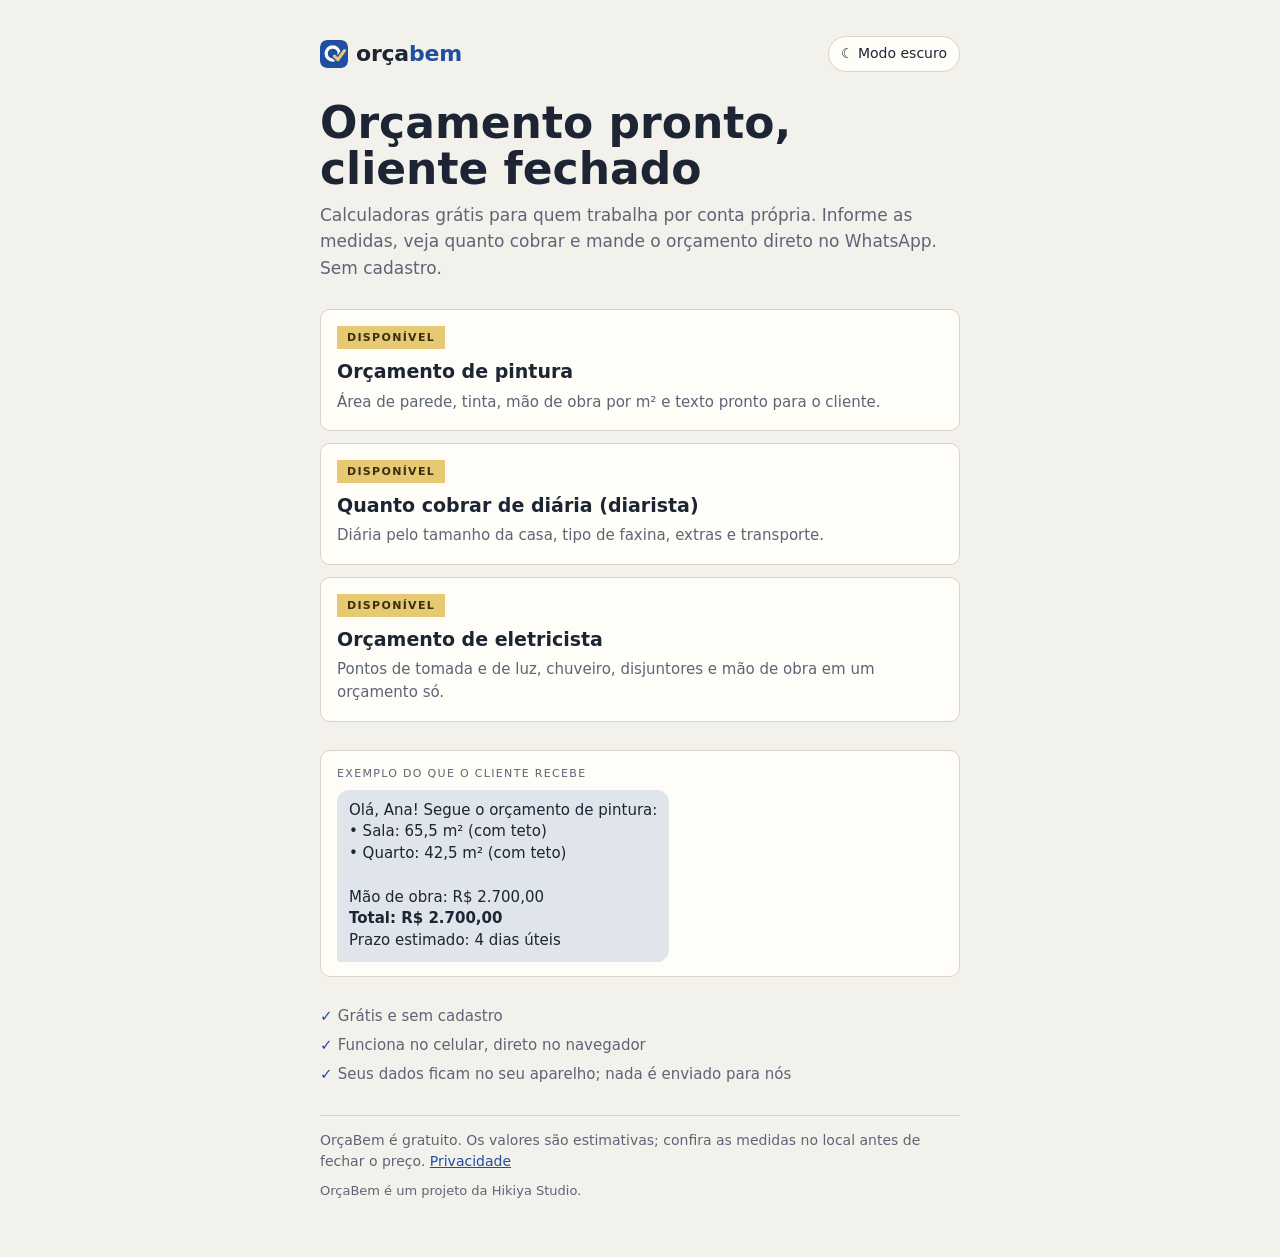
<file: index.html>
<!doctype html>
<html lang="pt-BR">
<head>
<meta charset="utf-8">
<meta http-equiv="Content-Security-Policy" content="default-src 'self'; script-src 'self' https://gc.zgo.at; style-src 'self' 'unsafe-inline' https://fonts.googleapis.com; font-src https://fonts.gstatic.com; img-src 'self' data: https://marinogneto.goatcounter.com; connect-src 'self' https://marinogneto.goatcounter.com https://fonts.googleapis.com https://fonts.gstatic.com; manifest-src 'self'; worker-src 'self'; object-src 'none'; base-uri 'self'; form-action 'none'">
<meta name="viewport" content="width=device-width, initial-scale=1, viewport-fit=cover">
<title>OrçaBem: orçamentos prontos para profissionais autônomos</title>
<meta name="description" content="Calculadoras grátis para pintores, diaristas, eletricistas e outros autônomos calcularem o preço do serviço e mandarem o orçamento pronto no WhatsApp.">
<link rel="icon" type="image/svg+xml" href="favicon.svg">
<link rel="apple-touch-icon" href="apple-touch-icon.png">
<link rel="manifest" href="manifest.webmanifest">
<meta name="theme-color" content="#1f4fa3">
<link rel="canonical" href="https://orcabem.com.br/">
<meta property="og:title" content="OrçaBem: orçamento pronto, cliente fechado">
<meta property="og:description" content="Calculadoras grátis para autônomos. Veja quanto cobrar e mande o orçamento no WhatsApp. Sem cadastro.">
<meta property="og:type" content="website">
<meta property="og:url" content="https://orcabem.com.br/">
<meta property="og:locale" content="pt_BR">
<meta property="og:site_name" content="OrçaBem">
<meta property="og:image" content="https://orcabem.com.br/assets/previa-home.jpg">
<meta property="og:image:width" content="1200">
<meta property="og:image:height" content="630">
<meta property="og:image:alt" content="OrçaBem: calculadoras grátis para autônomos">
<meta name="twitter:card" content="summary_large_image">
<link rel="preconnect" href="https://fonts.googleapis.com">
<link rel="preconnect" href="https://fonts.gstatic.com" crossorigin>
<link rel="stylesheet" href="https://fonts.googleapis.com/css2?family=Archivo:wght@700;800&family=Figtree:wght@400;600;700&display=swap">
<script src="assets/tema.js"></script>
<style>
:root{
  --bg:#f3f1ec; --surface:#fffdf8; --fg:#1d2433; --muted:#5d6475; --line:#d9d4c7;
  --accent:#1f4fa3; --tape:#e7c873; --tape-fg:#3a2f12;
  --display:"Archivo",system-ui,sans-serif; --body:"Figtree",system-ui,sans-serif;
}
@media (prefers-color-scheme: dark){:root:not([data-theme="light"]){
  --bg:#141821; --surface:#1c2230; --fg:#e8e6df; --muted:#a3a9b8; --line:#2f3747;
  --accent:#7ea6ec; --tape:#c9a94e; --tape-fg:#1d1708; color-scheme:dark}}
:root[data-theme="dark"]{
  --bg:#141821; --surface:#1c2230; --fg:#e8e6df; --muted:#a3a9b8; --line:#2f3747;
  --accent:#7ea6ec; --tape:#c9a94e; --tape-fg:#1d1708; color-scheme:dark}
html,body{margin:0}
[hidden]{display:none!important}
body{background:var(--bg);color:var(--fg);font-family:var(--body);font-size:17px;line-height:1.55}
.wrap{max-width:640px;margin:0 auto;padding-inline:16px;padding-block:36px 56px;display:grid;gap:28px}
.brand{font-family:var(--display);font-weight:800;font-size:22px;letter-spacing:-.01em}
.brand .name span{color:var(--accent)}
h1{font-family:var(--display);font-weight:800;font-size:clamp(30px,8vw,44px);line-height:1.05;margin:0;text-wrap:balance}
.lede{color:var(--muted);margin:10px 0 0;max-width:58ch}
.tools{display:grid;gap:12px}
.tool{display:grid;gap:4px;background:var(--surface);border:1px solid var(--line);border-radius:10px;padding:16px;text-decoration:none;color:var(--fg)}
.tool:hover,.tool:focus-visible{border-color:var(--accent);outline:none}
.tool b{font-family:var(--display);font-size:19px}
.tool span{color:var(--muted);font-size:15px}
.soon b,.soon span:not(.tag){opacity:.7}
.tool .tag{justify-self:start;background:var(--tape);color:var(--tape-fg);font-weight:700;font-family:var(--display);font-size:11px;letter-spacing:.12em;text-transform:uppercase;padding:3px 10px;margin-bottom:4px}
.soon .tag{background:transparent;color:var(--muted);box-shadow:inset 0 0 0 1px var(--line)}
.preview{background:var(--surface);border:1px solid var(--line);border-radius:10px;padding:14px 16px;display:grid;gap:8px}
.preview small{font-family:var(--display);font-size:11px;letter-spacing:.12em;text-transform:uppercase;color:var(--muted)}
.bubble{justify-self:start;max-width:34ch;background:color-mix(in srgb,var(--accent) 14%,var(--surface));border-radius:12px 12px 12px 3px;padding:10px 12px;font-size:15px;line-height:1.45;white-space:pre-line}
.trust{display:grid;gap:6px;margin:0;padding:0;list-style:none;color:var(--muted);font-size:15px}
.trust li::before{content:"✓ ";color:var(--accent);font-weight:700}
.theme{font:inherit;font-size:14px;cursor:pointer;background:var(--surface);color:var(--fg);border:1px solid var(--line);border-radius:999px;padding:6px 12px}
.theme:focus-visible{outline:2px solid var(--accent);outline-offset:2px}
.brand{display:inline-flex;align-items:center;gap:8px}
.brand img{width:28px;height:28px;border-radius:7px;flex:none}
.bar{display:flex;justify-content:space-between;align-items:center;gap:12px}
.top-actions{display:flex;gap:8px;align-items:center}
.install{font:inherit;font-size:14px;font-weight:700;cursor:pointer;background:var(--accent);color:var(--bg);border:1px solid var(--accent);border-radius:999px;padding:6px 12px}
.ios-tip p{margin:0;background:var(--surface);border:1px solid var(--line);border-radius:10px;padding:10px 12px;font-size:14px;color:var(--muted)}
footer{font-size:14px;color:var(--muted);border-top:1px solid var(--line);padding-top:14px}
footer a{color:var(--accent)}
.credito{display:block;margin-top:8px;font-size:13px}
</style>
</head>
<body>
<main class="wrap">
  <div class="bar"><div class="brand"><img src="favicon.svg" alt="" width="28" height="28"><span class="name">orça<span>bem</span></span></div><div class="top-actions"><button class="install" id="instalar" type="button" hidden>Instalar app</button><button class="theme" id="tema" type="button">Modo</button></div></div>
  <div class="ios-tip" id="dica-ios" hidden><p>No iPhone: toque em <b>Compartilhar</b> (o quadrado com a seta) e depois em <b>Adicionar à Tela de Início</b>.</p></div>
  <header>
    <h1>Orçamento pronto, cliente fechado</h1>
    <p class="lede">Calculadoras grátis para quem trabalha por conta própria. Informe as medidas, veja quanto cobrar e mande o orçamento direto no WhatsApp. Sem cadastro.</p>
  </header>
  <section class="tools" aria-label="Ferramentas">
    <a class="tool" href="orcamento-pintura/">
      <span class="tag">Disponível</span>
      <b>Orçamento de pintura</b>
      <span>Área de parede, tinta, mão de obra por m² e texto pronto para o cliente.</span>
    </a>
    <a class="tool" href="quanto-cobrar-diarista/">
      <span class="tag">Disponível</span>
      <b>Quanto cobrar de diária (diarista)</b>
      <span>Diária pelo tamanho da casa, tipo de faxina, extras e transporte.</span>
    </a>
    <a class="tool" href="orcamento-eletricista/">
      <span class="tag">Disponível</span>
      <b>Orçamento de eletricista</b>
      <span>Pontos de tomada e de luz, chuveiro, disjuntores e mão de obra em um orçamento só.</span>
    </a>
  </section>
  <section class="preview" aria-label="Exemplo do resultado">
    <small>Exemplo do que o cliente recebe</small>
    <div class="bubble">Olá, Ana! Segue o orçamento de pintura:
• Sala: 65,5 m² (com teto)
• Quarto: 42,5 m² (com teto)

Mão de obra: R$ 2.700,00
<b>Total: R$ 2.700,00</b>
Prazo estimado: 4 dias úteis</div>
  </section>
  <ul class="trust">
    <li>Grátis e sem cadastro</li>
    <li>Funciona no celular, direto no navegador</li>
    <li>Seus dados ficam no seu aparelho; nada é enviado para nós</li>
  </ul>
  <footer>OrçaBem é gratuito. Os valores são estimativas; confira as medidas no local antes de fechar o preço. <a href="privacidade/">Privacidade</a><span class="credito">OrçaBem é um projeto da Hikiya Studio.</span></footer>
</main>
<script src="assets/app.js"></script>
<script data-goatcounter="https://marinogneto.goatcounter.com/count" async src="https://gc.zgo.at/count.js"></script>
</body>
</html>
</file>
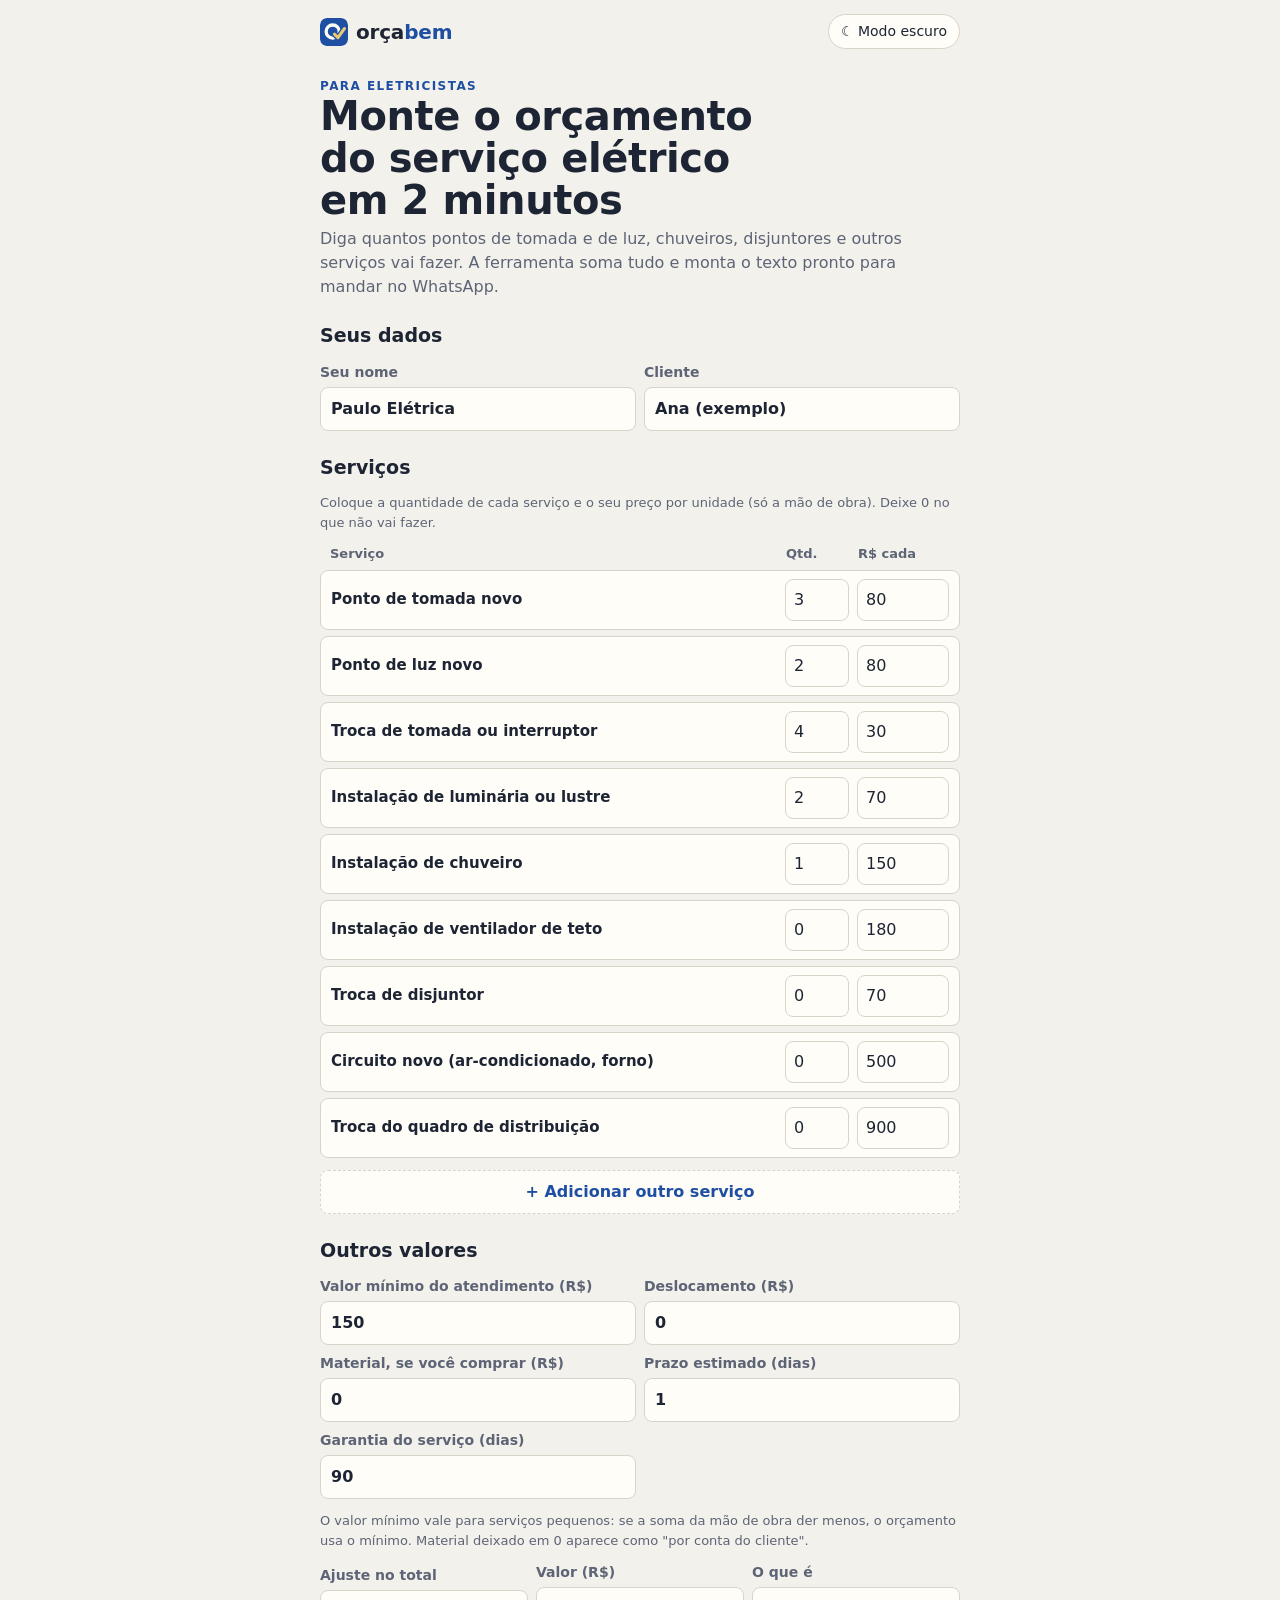
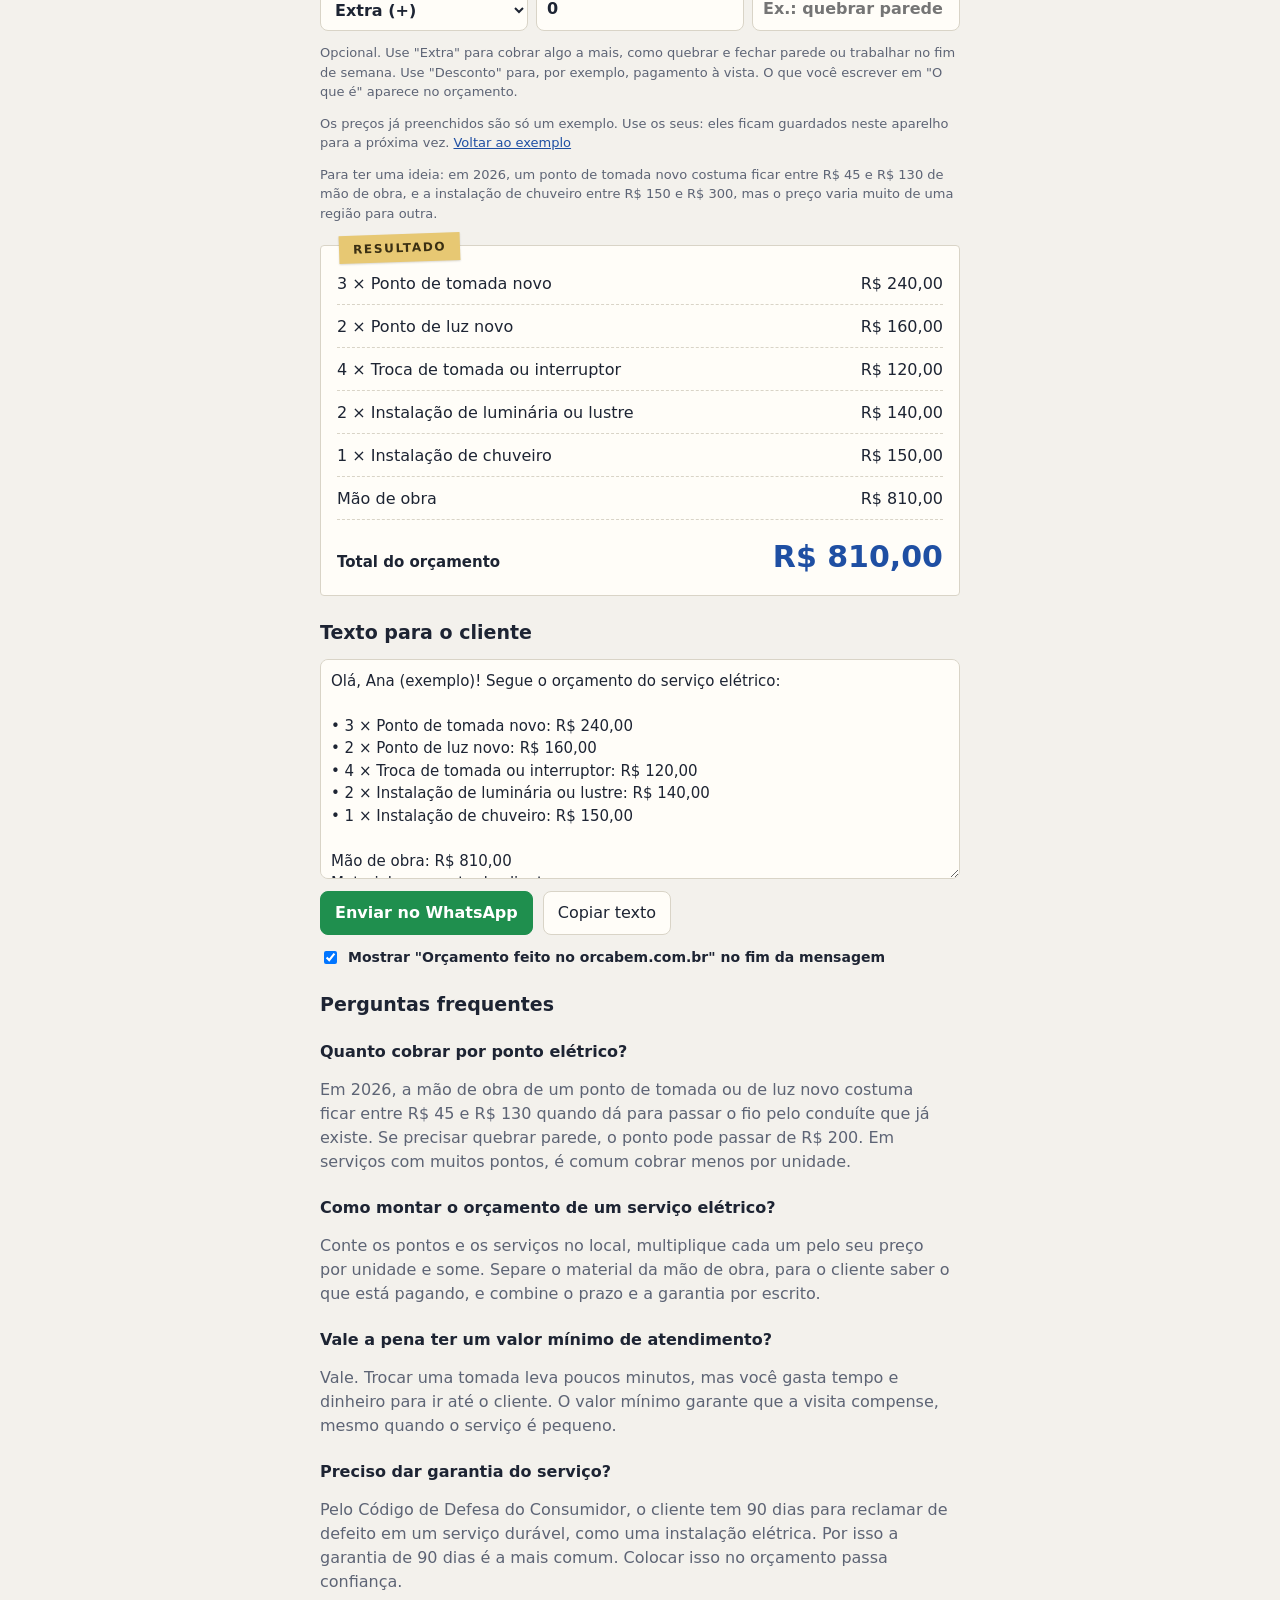
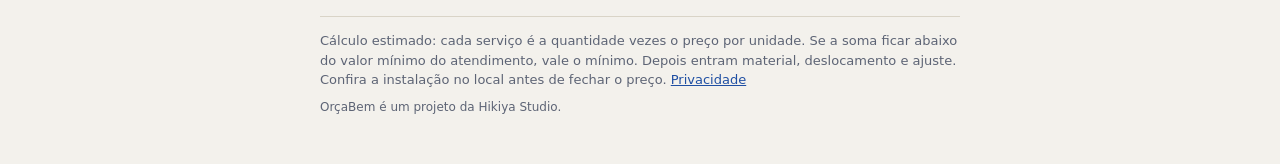
<file: orcamento-eletricista/index.html>
<!doctype html>
<html lang="pt-BR">
<head>
<meta charset="utf-8">
<meta http-equiv="Content-Security-Policy" content="default-src 'self'; script-src 'self' https://gc.zgo.at; style-src 'self' 'unsafe-inline' https://fonts.googleapis.com; font-src https://fonts.gstatic.com; img-src 'self' data: https://marinogneto.goatcounter.com; connect-src 'self' https://marinogneto.goatcounter.com https://fonts.googleapis.com https://fonts.gstatic.com; manifest-src 'self'; worker-src 'self'; object-src 'none'; base-uri 'self'; form-action 'none'">
<meta name="viewport" content="width=device-width, initial-scale=1, viewport-fit=cover">
<title>Orçamento de Eletricista: calcule por ponto, grátis | OrçaBem</title>
<meta name="description" content="Calculadora grátis para eletricistas: informe os pontos de tomada e de luz, chuveiro, disjuntores e outros serviços, e receba o orçamento pronto para mandar no WhatsApp.">
<link rel="icon" type="image/svg+xml" href="../favicon.svg">
<link rel="apple-touch-icon" href="../apple-touch-icon.png">
<link rel="manifest" href="../manifest.webmanifest">
<meta name="theme-color" content="#1f4fa3">
<link rel="canonical" href="https://orcabem.com.br/orcamento-eletricista/">
<meta property="og:title" content="Orçamento de Eletricista grátis | OrçaBem">
<meta property="og:description" content="Some pontos, chuveiro e disjuntores e mande o orçamento do serviço elétrico no WhatsApp em 2 minutos.">
<meta property="og:type" content="website">
<meta property="og:url" content="https://orcabem.com.br/orcamento-eletricista/">
<meta property="og:locale" content="pt_BR">
<meta property="og:image" content="https://orcabem.com.br/assets/previa-eletricista.jpg">
<meta property="og:image:width" content="1200">
<meta property="og:image:height" content="630">
<meta property="og:image:alt" content="Orçamento de eletricista no OrçaBem">
<meta name="twitter:card" content="summary_large_image">
<link rel="preconnect" href="https://fonts.googleapis.com">
<link rel="preconnect" href="https://fonts.gstatic.com" crossorigin>
<link rel="stylesheet" href="https://fonts.googleapis.com/css2?family=Archivo:wght@500;700;800&family=Figtree:wght@400;600;700&display=swap">
<script type="application/ld+json">
{"@context":"https://schema.org","@type":"WebApplication","name":"Orçamento de Eletricista","url":"https://orcabem.com.br/orcamento-eletricista/","applicationCategory":"BusinessApplication","operatingSystem":"Web","inLanguage":"pt-BR","offers":{"@type":"Offer","price":"0","priceCurrency":"BRL"}}
</script>
<script type="application/ld+json">
{"@context": "https://schema.org", "@type": "FAQPage", "mainEntity": [{"@type": "Question", "name": "Quanto cobrar por ponto elétrico?", "acceptedAnswer": {"@type": "Answer", "text": "Em 2026, a mão de obra de um ponto de tomada ou de luz novo costuma ficar entre R$ 45 e R$ 130 quando dá para passar o fio pelo conduíte que já existe. Se precisar quebrar parede, o ponto pode passar de R$ 200. Em serviços com muitos pontos, é comum cobrar menos por unidade."}}, {"@type": "Question", "name": "Como montar o orçamento de um serviço elétrico?", "acceptedAnswer": {"@type": "Answer", "text": "Conte os pontos e os serviços no local, multiplique cada um pelo seu preço por unidade e some. Separe o material da mão de obra, para o cliente saber o que está pagando, e combine o prazo e a garantia por escrito."}}, {"@type": "Question", "name": "Vale a pena ter um valor mínimo de atendimento?", "acceptedAnswer": {"@type": "Answer", "text": "Vale. Trocar uma tomada leva poucos minutos, mas você gasta tempo e dinheiro para ir até o cliente. O valor mínimo garante que a visita compense, mesmo quando o serviço é pequeno."}}, {"@type": "Question", "name": "Preciso dar garantia do serviço?", "acceptedAnswer": {"@type": "Answer", "text": "Pelo Código de Defesa do Consumidor, o cliente tem 90 dias para reclamar de defeito em um serviço durável, como uma instalação elétrica. Por isso a garantia de 90 dias é a mais comum. Colocar isso no orçamento passa confiança."}}]}
</script>
<script src="../assets/tema.js"></script>
<link rel="stylesheet" href="../assets/ferramenta.css">
</head>
<body>

<nav class="top"><a class="brand" href="../"><img src="../favicon.svg" alt="" width="28" height="28"><span class="name">orça<span>bem</span></span></a><div class="top-actions"><button class="install" id="instalar" type="button" hidden>Instalar app</button><button class="theme" id="tema" type="button">Modo</button></div></nav>
<div class="ios-tip" id="dica-ios" hidden><p>No iPhone: toque em <b>Compartilhar</b> (o quadrado com a seta) e depois em <b>Adicionar à Tela de Início</b>.</p></div>
<main class="wrap">
  <header>
    <div class="eyebrow">Para eletricistas</div>
    <h1>Monte o orçamento do serviço elétrico em 2 minutos</h1>
    <p class="lede">Diga quantos pontos de tomada e de luz, chuveiros, disjuntores e outros serviços vai fazer. A ferramenta soma tudo e monta o texto pronto para mandar no WhatsApp.</p>
  </header>

  <section>
    <h2>Seus dados</h2>
    <div class="grid2">
      <label for="nome">Seu nome<input id="nome" value="Paulo Elétrica"></label>
      <label for="cliente">Cliente<input id="cliente" value="Ana (exemplo)"></label>
    </div>
  </section>

  <section>
    <h2>Serviços</h2>
    <p class="hint">Coloque a quantidade de cada serviço e o seu preço por unidade (só a mão de obra). Deixe 0 no que não vai fazer.</p>
    <div class="itens">
      <div class="item item-cab" aria-hidden="true"><span>Serviço</span><span>Qtd.</span><span>R$ cada</span></div>
      <div id="itens" class="itens-lista"></div>
    </div>
    <button class="btn-add" id="add" type="button">+ Adicionar outro serviço</button>
  </section>

  <section>
    <h2>Outros valores</h2>
    <div class="grid2">
      <label for="minimo">Valor mínimo do atendimento (R$)<input id="minimo" type="text" value="150" inputmode="decimal" autocomplete="off" data-reais></label>
      <label for="deslocamento">Deslocamento (R$)<input id="deslocamento" type="text" value="0" inputmode="decimal" autocomplete="off" data-reais></label>
      <label for="material">Material, se você comprar (R$)<input id="material" type="text" value="0" inputmode="decimal" autocomplete="off" data-reais></label>
      <label for="prazo">Prazo estimado (dias)<input id="prazo" type="number" min="1" value="1" inputmode="numeric"></label>
      <label for="garantia">Garantia do serviço (dias)<input id="garantia" type="number" min="0" value="90" inputmode="numeric"></label>
    </div>
    <p class="hint">O valor mínimo vale para serviços pequenos: se a soma da mão de obra der menos, o orçamento usa o mínimo. Material deixado em 0 aparece como "por conta do cliente".</p>
    <div class="grid3 ajuste">
      <label for="ajusteTipo">Ajuste no total
        <select id="ajusteTipo"><option value="1">Extra (+)</option><option value="-1">Desconto (−)</option></select>
      </label>
      <label for="ajuste">Valor (R$)<input id="ajuste" type="text" value="0" inputmode="decimal" autocomplete="off" data-reais></label>
      <label for="ajusteDesc">O que é<input id="ajusteDesc" placeholder="Ex.: quebrar parede" maxlength="60"></label>
    </div>
    <p class="hint">Opcional. Use "Extra" para cobrar algo a mais, como quebrar e fechar parede ou trabalhar no fim de semana. Use "Desconto" para, por exemplo, pagamento à vista. O que você escrever em "O que é" aparece no orçamento.</p>
    <p class="hint">Os preços já preenchidos são só um exemplo. Use os seus: eles ficam guardados neste aparelho para a próxima vez. <button class="link" id="limpar-valores" type="button">Voltar ao exemplo</button></p>
    <p class="hint">Para ter uma ideia: em 2026, um ponto de tomada novo costuma ficar entre R$ 45 e R$ 130 de mão de obra, e a instalação de chuveiro entre R$ 150 e R$ 300, mas o preço varia muito de uma região para outra.</p>
  </section>

  <div class="ticket" aria-live="polite">
    <div id="rItens"></div>
    <div class="row"><span>Mão de obra</span><span id="rMao">–</span></div>
    <div class="row" id="rowMat"><span>Material</span><span id="rMat">–</span></div>
    <div class="row" id="rowDesl"><span>Deslocamento</span><span id="rDesl">–</span></div>
    <div class="row" id="rowAjuste"><span id="rAjusteDesc">Ajuste</span><span id="rAjuste">–</span></div>
    <div class="total"><b>Total do orçamento</b><span id="rTotal">–</span></div>
    <p class="hint" id="aviso" hidden></p>
  </div>

  <section>
    <h2>Texto para o cliente</h2>
    <textarea id="texto" aria-label="Texto do orçamento"></textarea>
    <div class="actions">
      <a class="btn-zap" id="zap" href="https://wa.me/" target="_blank" rel="noopener">Enviar no WhatsApp</a>
      <button id="copiar" type="button">Copiar texto</button>
      <span class="toast" id="toast" hidden>Copiado. É só colar no WhatsApp.</span>
    </div>
    <label class="chk" for="assinatura"><input id="assinatura" type="checkbox" checked> Mostrar "Orçamento feito no orcabem.com.br" no fim da mensagem</label>
  </section>

  <section class="faq">
    <h2>Perguntas frequentes</h2>
    <h3>Quanto cobrar por ponto elétrico?</h3>
    <p>Em 2026, a mão de obra de um ponto de tomada ou de luz novo costuma ficar entre R$ 45 e R$ 130 quando dá para passar o fio pelo conduíte que já existe. Se precisar quebrar parede, o ponto pode passar de R$ 200. Em serviços com muitos pontos, é comum cobrar menos por unidade.</p>
    <h3>Como montar o orçamento de um serviço elétrico?</h3>
    <p>Conte os pontos e os serviços no local, multiplique cada um pelo seu preço por unidade e some. Separe o material da mão de obra, para o cliente saber o que está pagando, e combine o prazo e a garantia por escrito.</p>
    <h3>Vale a pena ter um valor mínimo de atendimento?</h3>
    <p>Vale. Trocar uma tomada leva poucos minutos, mas você gasta tempo e dinheiro para ir até o cliente. O valor mínimo garante que a visita compense, mesmo quando o serviço é pequeno.</p>
    <h3>Preciso dar garantia do serviço?</h3>
    <p>Pelo Código de Defesa do Consumidor, o cliente tem 90 dias para reclamar de defeito em um serviço durável, como uma instalação elétrica. Por isso a garantia de 90 dias é a mais comum. Colocar isso no orçamento passa confiança.</p>
  </section>

  <footer>Cálculo estimado: cada serviço é a quantidade vezes o preço por unidade. Se a soma ficar abaixo do valor mínimo do atendimento, vale o mínimo. Depois entram material, deslocamento e ajuste. Confira a instalação no local antes de fechar o preço. <a href="../privacidade/">Privacidade</a><span class="credito">OrçaBem é um projeto da Hikiya Studio.</span></footer>
</main>

<script src="../assets/app.js"></script>
<script src="calculo.js"></script>
<script data-goatcounter="https://marinogneto.goatcounter.com/count" async src="https://gc.zgo.at/count.js"></script>
</body>
</html>
</file>
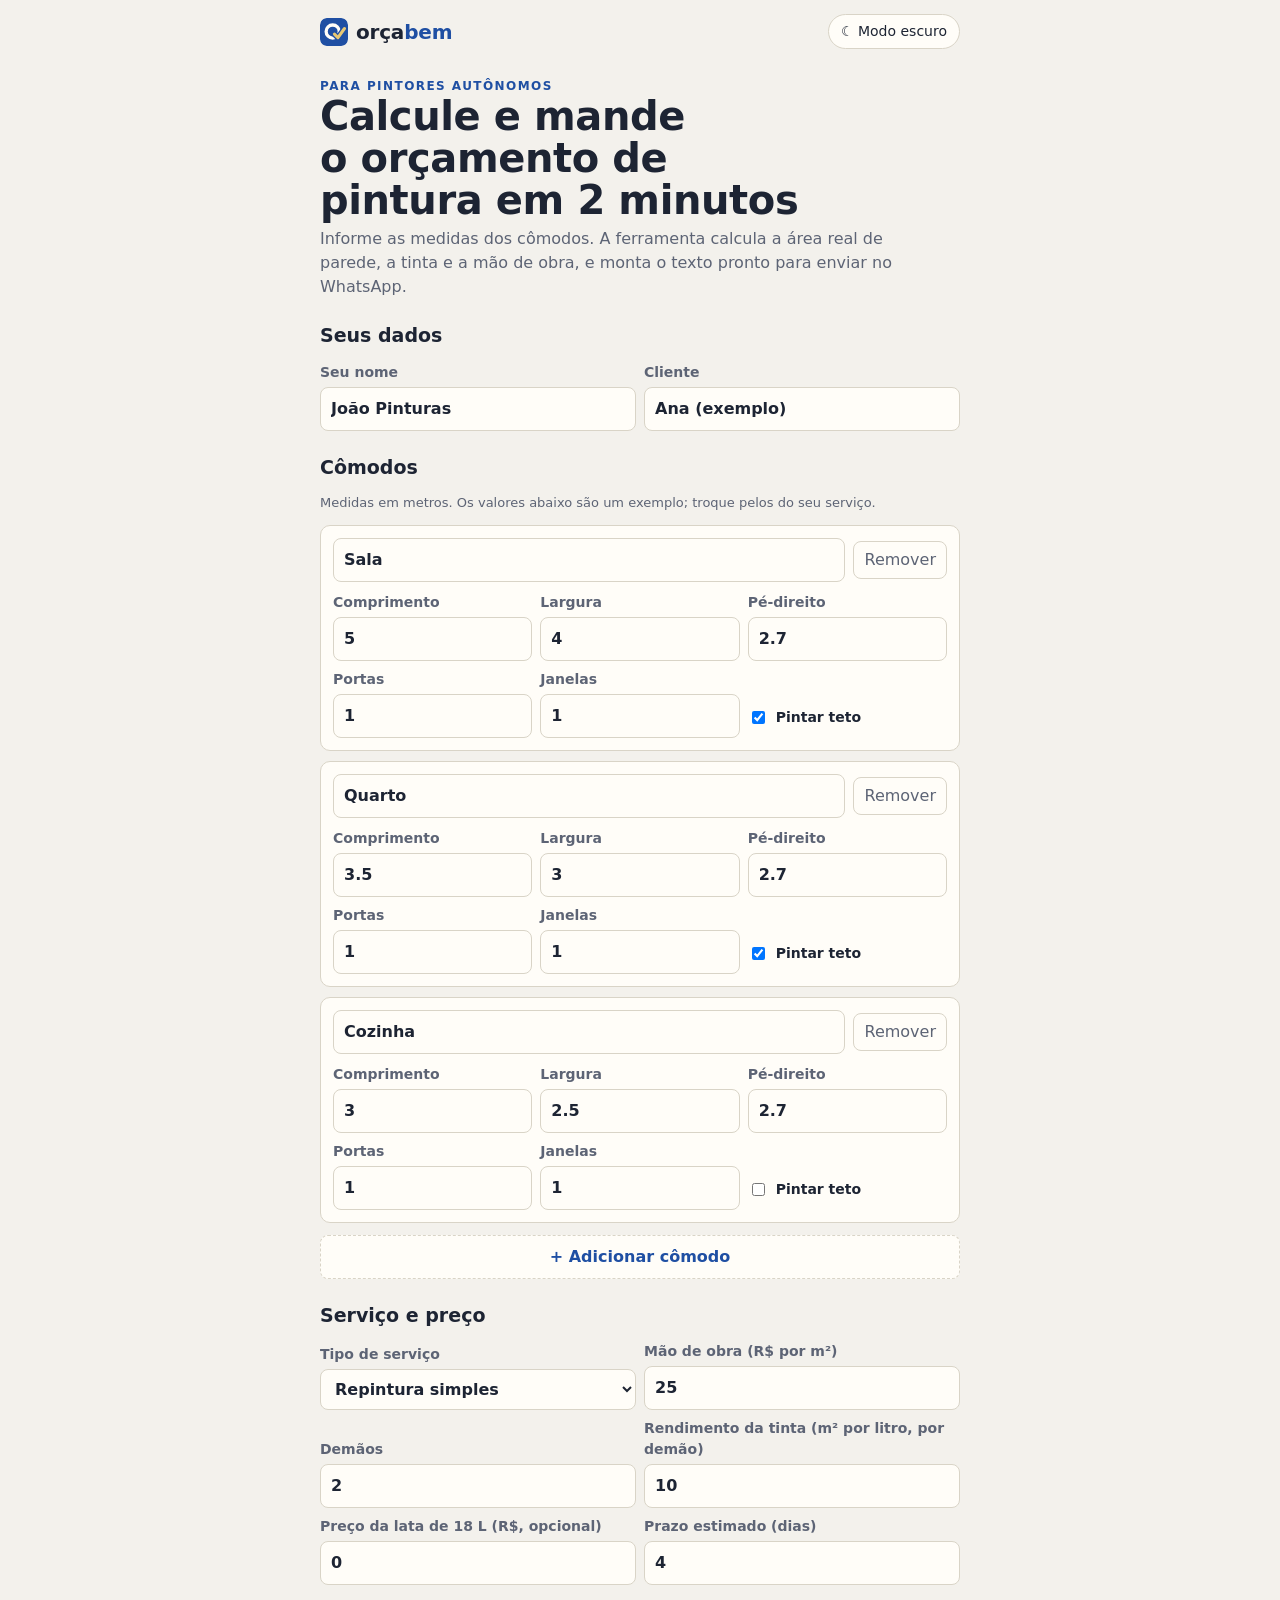
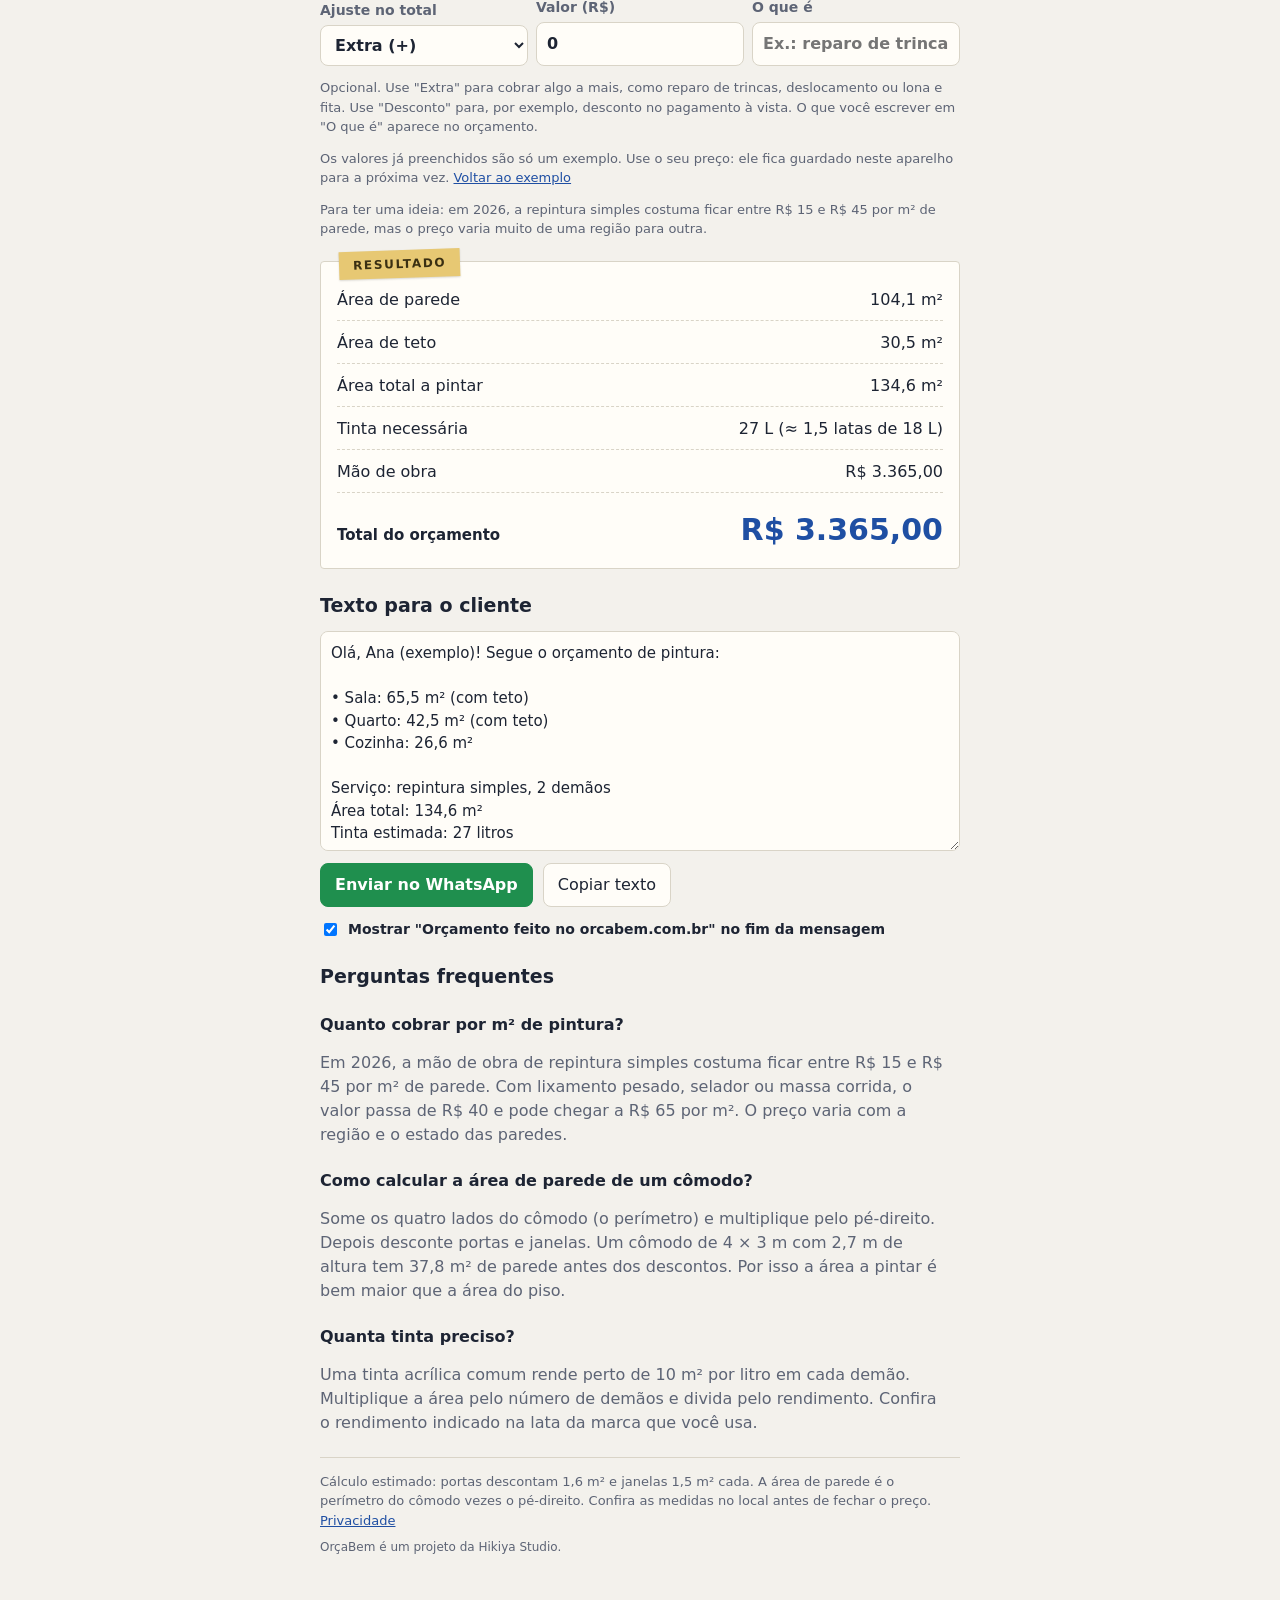
<file: orcamento-pintura/index.html>
<!doctype html>
<html lang="pt-BR">
<head>
<meta charset="utf-8">
<meta http-equiv="Content-Security-Policy" content="default-src 'self'; script-src 'self' https://gc.zgo.at; style-src 'self' 'unsafe-inline' https://fonts.googleapis.com; font-src https://fonts.gstatic.com; img-src 'self' data: https://marinogneto.goatcounter.com; connect-src 'self' https://marinogneto.goatcounter.com https://fonts.googleapis.com https://fonts.gstatic.com; manifest-src 'self'; worker-src 'self'; object-src 'none'; base-uri 'self'; form-action 'none'">
<meta name="viewport" content="width=device-width, initial-scale=1, viewport-fit=cover">
<title>Orçamento de Pintura: calcule o m² e a tinta grátis | OrçaBem</title>
<meta name="description" content="Calculadora grátis para pintores: informe as medidas dos cômodos e receba a área de parede, a tinta necessária, o valor da mão de obra e o orçamento pronto para o WhatsApp.">
<link rel="icon" type="image/svg+xml" href="../favicon.svg">
<link rel="apple-touch-icon" href="../apple-touch-icon.png">
<link rel="manifest" href="../manifest.webmanifest">
<meta name="theme-color" content="#1f4fa3">
<link rel="canonical" href="https://orcabem.com.br/orcamento-pintura/">
<meta property="og:title" content="Orçamento de Pintura grátis | OrçaBem">
<meta property="og:description" content="Calcule m², tinta e mão de obra e mande o orçamento no WhatsApp em 2 minutos.">
<meta property="og:type" content="website">
<meta property="og:url" content="https://orcabem.com.br/orcamento-pintura/">
<meta property="og:locale" content="pt_BR">
<meta property="og:image" content="https://orcabem.com.br/assets/previa-pintura.jpg">
<meta property="og:image:width" content="1200">
<meta property="og:image:height" content="630">
<meta property="og:image:alt" content="Orçamento de pintura no OrçaBem">
<meta name="twitter:card" content="summary_large_image">
<link rel="preconnect" href="https://fonts.googleapis.com">
<link rel="preconnect" href="https://fonts.gstatic.com" crossorigin>
<link rel="stylesheet" href="https://fonts.googleapis.com/css2?family=Archivo:wght@500;700;800&family=Figtree:wght@400;600;700&display=swap">
<script type="application/ld+json">
{"@context":"https://schema.org","@type":"WebApplication","name":"Orçamento de Pintura","url":"https://orcabem.com.br/orcamento-pintura/","applicationCategory":"BusinessApplication","operatingSystem":"Web","inLanguage":"pt-BR","offers":{"@type":"Offer","price":"0","priceCurrency":"BRL"}}
</script>
<script type="application/ld+json">
{"@context": "https://schema.org", "@type": "FAQPage", "mainEntity": [{"@type": "Question", "name": "Quanto cobrar por m² de pintura?", "acceptedAnswer": {"@type": "Answer", "text": "Em 2026, a mão de obra de repintura simples costuma ficar entre R$ 15 e R$ 45 por m² de parede. Com lixamento pesado, selador ou massa corrida, o valor passa de R$ 40 e pode chegar a R$ 65 por m². O preço varia com a região e o estado das paredes."}}, {"@type": "Question", "name": "Como calcular a área de parede de um cômodo?", "acceptedAnswer": {"@type": "Answer", "text": "Some os quatro lados do cômodo (o perímetro) e multiplique pelo pé-direito. Depois desconte portas e janelas. Um cômodo de 4 × 3 m com 2,7 m de altura tem 37,8 m² de parede antes dos descontos. Por isso a área a pintar é bem maior que a área do piso."}}, {"@type": "Question", "name": "Quanta tinta preciso?", "acceptedAnswer": {"@type": "Answer", "text": "Uma tinta acrílica comum rende perto de 10 m² por litro em cada demão. Multiplique a área pelo número de demãos e divida pelo rendimento. Confira o rendimento indicado na lata da marca que você usa."}}]}
</script>
<script src="../assets/tema.js"></script>
<link rel="stylesheet" href="../assets/ferramenta.css">
</head>
<body>

<nav class="top"><a class="brand" href="../"><img src="../favicon.svg" alt="" width="28" height="28"><span class="name">orça<span>bem</span></span></a><div class="top-actions"><button class="install" id="instalar" type="button" hidden>Instalar app</button><button class="theme" id="tema" type="button">Modo</button></div></nav>
<div class="ios-tip" id="dica-ios" hidden><p>No iPhone: toque em <b>Compartilhar</b> (o quadrado com a seta) e depois em <b>Adicionar à Tela de Início</b>.</p></div>
<main class="wrap">
  <header>
    <div class="eyebrow">Para pintores autônomos</div>
    <h1>Calcule e mande o orçamento de pintura em 2 minutos</h1>
    <p class="lede">Informe as medidas dos cômodos. A ferramenta calcula a área real de parede, a tinta e a mão de obra, e monta o texto pronto para enviar no WhatsApp.</p>
  </header>

  <section>
    <h2>Seus dados</h2>
    <div class="grid2">
      <label for="pintor">Seu nome<input id="pintor" value="João Pinturas"></label>
      <label for="cliente">Cliente<input id="cliente" value="Ana (exemplo)"></label>
    </div>
  </section>

  <section>
    <h2>Cômodos</h2>
    <p class="hint">Medidas em metros. Os valores abaixo são um exemplo; troque pelos do seu serviço.</p>
    <div id="rooms" style="display:grid;gap:10px"></div>
    <button class="btn-add" id="add" type="button">+ Adicionar cômodo</button>
  </section>

  <section>
    <h2>Serviço e preço</h2>
    <div class="grid2">
      <label for="tipo">Tipo de serviço
        <select id="tipo">
          <option value="25">Repintura simples</option>
          <option value="40">Com lixamento e selador</option>
          <option value="60">Com massa corrida</option>
        </select>
      </label>
      <label for="preco">Mão de obra (R$ por m²)<input id="preco" type="text" value="25" inputmode="decimal" autocomplete="off" data-reais></label>
      <label for="demaos">Demãos<input id="demaos" type="number" min="1" max="5" value="2" inputmode="numeric"></label>
      <label for="rend">Rendimento da tinta (m² por litro, por demão)<input id="rend" type="number" min="1" step="0.5" value="10" inputmode="decimal"></label>
      <label for="lata">Preço da lata de 18 L (R$, opcional)<input id="lata" type="text" value="0" inputmode="decimal" autocomplete="off" data-reais></label>
      <label for="prazo">Prazo estimado (dias)<input id="prazo" type="number" min="1" value="4" inputmode="numeric"></label>
    </div>
    <div class="grid3 ajuste">
      <label for="ajusteTipo">Ajuste no total
        <select id="ajusteTipo"><option value="1">Extra (+)</option><option value="-1">Desconto (−)</option></select>
      </label>
      <label for="ajuste">Valor (R$)<input id="ajuste" type="text" value="0" inputmode="decimal" autocomplete="off" data-reais></label>
      <label for="ajusteDesc">O que é<input id="ajusteDesc" placeholder="Ex.: reparo de trincas" maxlength="60"></label>
    </div>
    <p class="hint">Opcional. Use "Extra" para cobrar algo a mais, como reparo de trincas, deslocamento ou lona e fita. Use "Desconto" para, por exemplo, desconto no pagamento à vista. O que você escrever em "O que é" aparece no orçamento.</p>
    <p class="hint">Os valores já preenchidos são só um exemplo. Use o seu preço: ele fica guardado neste aparelho para a próxima vez. <button class="link" id="limpar-valores" type="button">Voltar ao exemplo</button></p>
    <p class="hint">Para ter uma ideia: em 2026, a repintura simples costuma ficar entre R$ 15 e R$ 45 por m² de parede, mas o preço varia muito de uma região para outra.</p>
  </section>

  <div class="ticket" aria-live="polite">
    <div class="row"><span>Área de parede</span><span id="rParede">–</span></div>
    <div class="row"><span>Área de teto</span><span id="rTeto">–</span></div>
    <div class="row"><span>Área total a pintar</span><span id="rArea">–</span></div>
    <div class="row"><span>Tinta necessária</span><span id="rTinta">–</span></div>
    <div class="row"><span>Mão de obra</span><span id="rMao">–</span></div>
    <div class="row" id="rowMat"><span>Material (tinta)</span><span id="rMat">–</span></div>
    <div class="row" id="rowAjuste"><span id="rAjusteDesc">Ajuste</span><span id="rAjuste">–</span></div>
    <div class="total"><b>Total do orçamento</b><span id="rTotal">–</span></div>
  </div>

  <section>
    <h2>Texto para o cliente</h2>
    <textarea id="texto" aria-label="Texto do orçamento"></textarea>
    <div class="actions">
      <a class="btn-zap" id="zap" href="https://wa.me/" target="_blank" rel="noopener">Enviar no WhatsApp</a>
      <button id="copiar" type="button">Copiar texto</button>
      <span class="toast" id="toast" hidden>Copiado. É só colar no WhatsApp.</span>
    </div>
    <label class="chk" for="assinatura"><input id="assinatura" type="checkbox" checked> Mostrar "Orçamento feito no orcabem.com.br" no fim da mensagem</label>
  </section>


  <section class="faq">
    <h2>Perguntas frequentes</h2>
    <h3>Quanto cobrar por m² de pintura?</h3>
    <p>Em 2026, a mão de obra de repintura simples costuma ficar entre R$ 15 e R$ 45 por m² de parede. Com lixamento pesado, selador ou massa corrida, o valor passa de R$ 40 e pode chegar a R$ 65 por m². O preço varia com a região e o estado das paredes.</p>
    <h3>Como calcular a área de parede de um cômodo?</h3>
    <p>Some os quatro lados do cômodo (o perímetro) e multiplique pelo pé-direito. Depois desconte portas e janelas. Um cômodo de 4 × 3 m com 2,7 m de altura tem 37,8 m² de parede antes dos descontos. Por isso a área a pintar é bem maior que a área do piso.</p>
    <h3>Quanta tinta preciso?</h3>
    <p>Uma tinta acrílica comum rende perto de 10 m² por litro em cada demão. Multiplique a área pelo número de demãos e divida pelo rendimento. Confira o rendimento indicado na lata da marca que você usa.</p>
  </section>

  <footer>Cálculo estimado: portas descontam 1,6 m² e janelas 1,5 m² cada. A área de parede é o perímetro do cômodo vezes o pé-direito. Confira as medidas no local antes de fechar o preço. <a href="../privacidade/">Privacidade</a><span class="credito">OrçaBem é um projeto da Hikiya Studio.</span></footer>
</main>

<script src="../assets/app.js"></script>
<script src="calculo.js"></script>

<script data-goatcounter="https://marinogneto.goatcounter.com/count" async src="https://gc.zgo.at/count.js"></script>
</body>
</html>
</file>
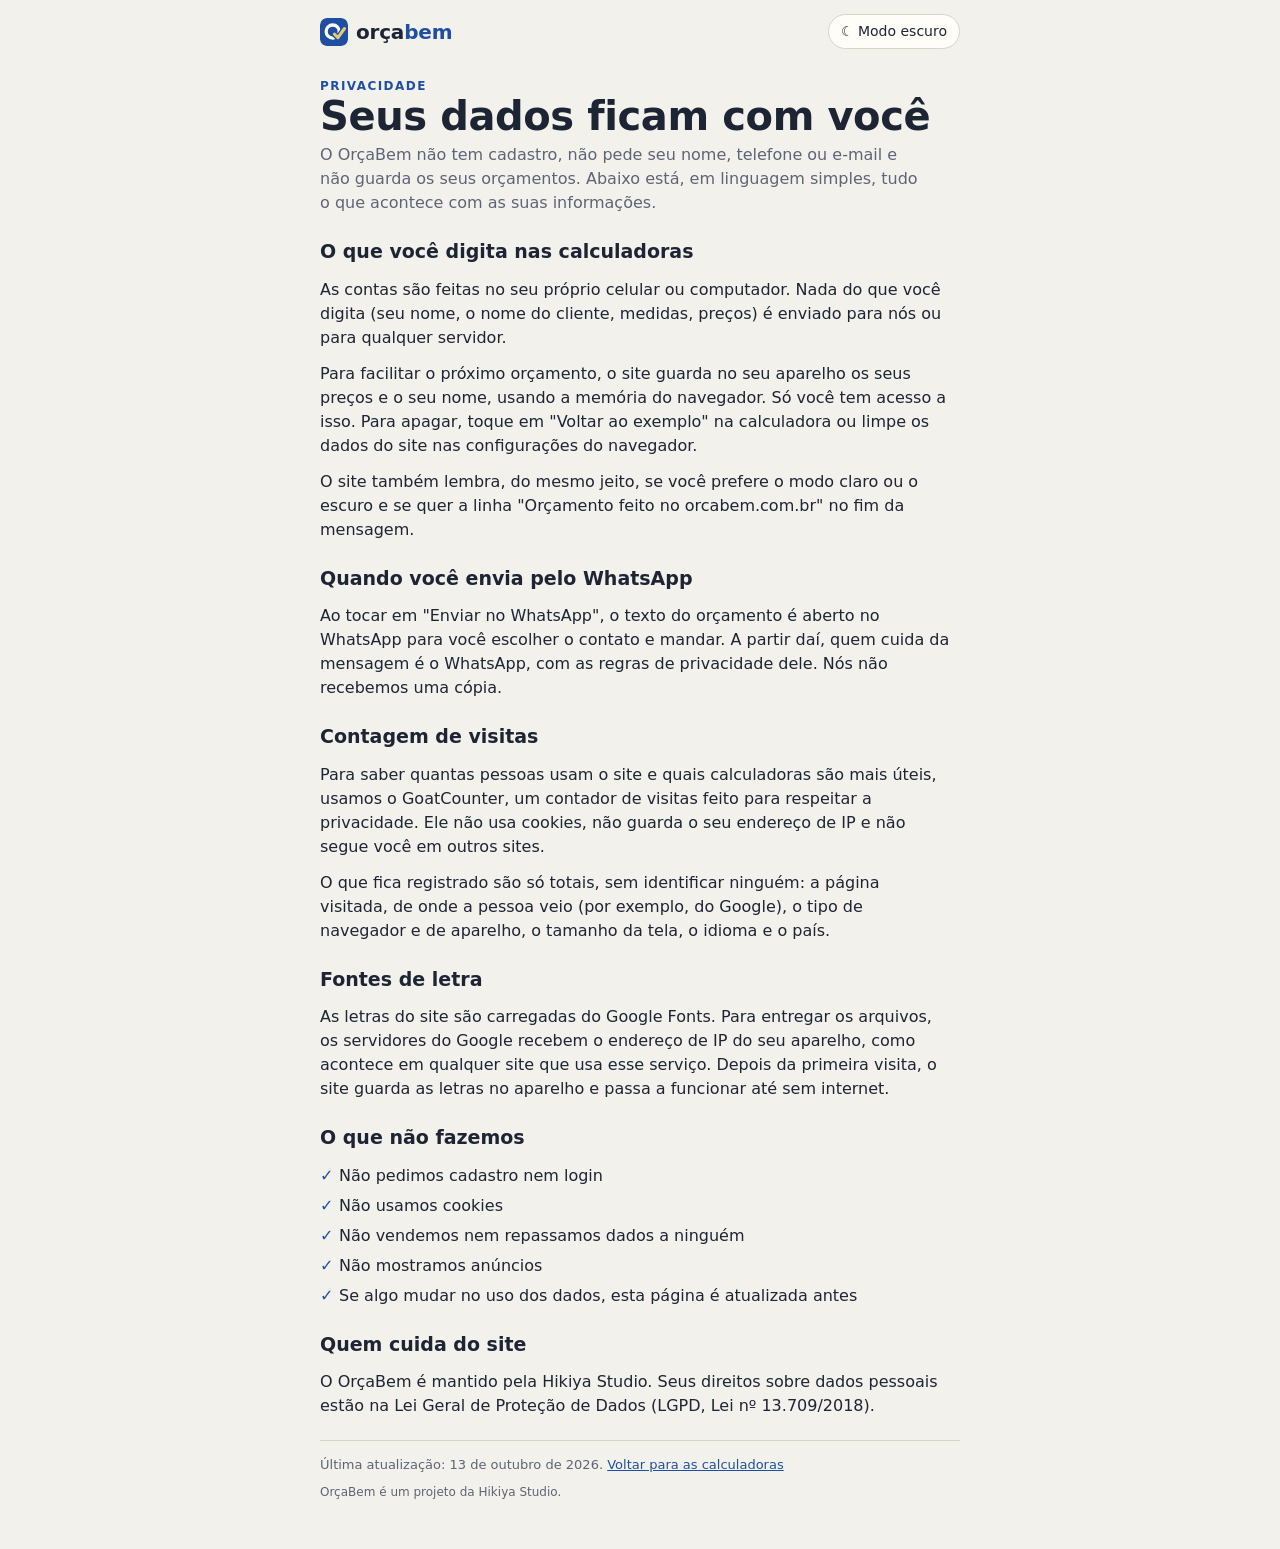
<file: privacidade/index.html>
<!doctype html>
<html lang="pt-BR">
<head>
<meta charset="utf-8">
<meta http-equiv="Content-Security-Policy" content="default-src 'self'; script-src 'self' https://gc.zgo.at; style-src 'self' 'unsafe-inline' https://fonts.googleapis.com; font-src https://fonts.gstatic.com; img-src 'self' data: https://marinogneto.goatcounter.com; connect-src 'self' https://marinogneto.goatcounter.com https://fonts.googleapis.com https://fonts.gstatic.com; manifest-src 'self'; worker-src 'self'; object-src 'none'; base-uri 'self'; form-action 'none'">
<meta name="viewport" content="width=device-width, initial-scale=1, viewport-fit=cover">
<title>Privacidade | OrçaBem</title>
<meta name="description" content="Como o OrçaBem trata seus dados: os valores das calculadoras ficam só no seu aparelho, sem cadastro e sem cookies.">
<link rel="icon" type="image/svg+xml" href="../favicon.svg">
<link rel="apple-touch-icon" href="../apple-touch-icon.png">
<link rel="manifest" href="../manifest.webmanifest">
<meta name="theme-color" content="#1f4fa3">
<link rel="canonical" href="https://orcabem.com.br/privacidade/">
<meta property="og:title" content="Privacidade | OrçaBem">
<meta property="og:description" content="Os valores das calculadoras ficam só no seu aparelho. Sem cadastro e sem cookies.">
<meta property="og:type" content="website">
<meta property="og:url" content="https://orcabem.com.br/privacidade/">
<meta property="og:locale" content="pt_BR">
<meta property="og:image" content="https://orcabem.com.br/assets/previa-home.jpg">
<meta property="og:image:width" content="1200">
<meta property="og:image:height" content="630">
<link rel="preconnect" href="https://fonts.googleapis.com">
<link rel="preconnect" href="https://fonts.gstatic.com" crossorigin>
<link rel="stylesheet" href="https://fonts.googleapis.com/css2?family=Archivo:wght@500;700;800&family=Figtree:wght@400;600;700&display=swap">
<script src="../assets/tema.js"></script>
<link rel="stylesheet" href="../assets/ferramenta.css">
</head>
<body>

<nav class="top"><a class="brand" href="../"><img src="../favicon.svg" alt="" width="28" height="28"><span class="name">orça<span>bem</span></span></a><div class="top-actions"><button class="install" id="instalar" type="button" hidden>Instalar app</button><button class="theme" id="tema" type="button">Modo</button></div></nav>
<div class="ios-tip" id="dica-ios" hidden><p>No iPhone: toque em <b>Compartilhar</b> (o quadrado com a seta) e depois em <b>Adicionar à Tela de Início</b>.</p></div>
<main class="wrap texto">
  <header>
    <div class="eyebrow">Privacidade</div>
    <h1>Seus dados ficam com você</h1>
    <p class="lede">O OrçaBem não tem cadastro, não pede seu nome, telefone ou e-mail e não guarda os seus orçamentos. Abaixo está, em linguagem simples, tudo o que acontece com as suas informações.</p>
  </header>

  <section>
    <h2>O que você digita nas calculadoras</h2>
    <p>As contas são feitas no seu próprio celular ou computador. Nada do que você digita (seu nome, o nome do cliente, medidas, preços) é enviado para nós ou para qualquer servidor.</p>
    <p>Para facilitar o próximo orçamento, o site guarda no seu aparelho os seus preços e o seu nome, usando a memória do navegador. Só você tem acesso a isso. Para apagar, toque em "Voltar ao exemplo" na calculadora ou limpe os dados do site nas configurações do navegador.</p>
    <p>O site também lembra, do mesmo jeito, se você prefere o modo claro ou o escuro e se quer a linha "Orçamento feito no orcabem.com.br" no fim da mensagem.</p>
  </section>

  <section>
    <h2>Quando você envia pelo WhatsApp</h2>
    <p>Ao tocar em "Enviar no WhatsApp", o texto do orçamento é aberto no WhatsApp para você escolher o contato e mandar. A partir daí, quem cuida da mensagem é o WhatsApp, com as regras de privacidade dele. Nós não recebemos uma cópia.</p>
  </section>

  <section>
    <h2>Contagem de visitas</h2>
    <p>Para saber quantas pessoas usam o site e quais calculadoras são mais úteis, usamos o GoatCounter, um contador de visitas feito para respeitar a privacidade. Ele não usa cookies, não guarda o seu endereço de IP e não segue você em outros sites.</p>
    <p>O que fica registrado são só totais, sem identificar ninguém: a página visitada, de onde a pessoa veio (por exemplo, do Google), o tipo de navegador e de aparelho, o tamanho da tela, o idioma e o país.</p>
  </section>

  <section>
    <h2>Fontes de letra</h2>
    <p>As letras do site são carregadas do Google Fonts. Para entregar os arquivos, os servidores do Google recebem o endereço de IP do seu aparelho, como acontece em qualquer site que usa esse serviço. Depois da primeira visita, o site guarda as letras no aparelho e passa a funcionar até sem internet.</p>
  </section>

  <section>
    <h2>O que não fazemos</h2>
    <ul class="trust">
      <li>Não pedimos cadastro nem login</li>
      <li>Não usamos cookies</li>
      <li>Não vendemos nem repassamos dados a ninguém</li>
      <li>Não mostramos anúncios</li>
      <li>Se algo mudar no uso dos dados, esta página é atualizada antes</li>
    </ul>
  </section>

  <section>
    <h2>Quem cuida do site</h2>
    <p>O OrçaBem é mantido pela Hikiya Studio. Seus direitos sobre dados pessoais estão na Lei Geral de Proteção de Dados (LGPD, Lei nº 13.709/2018).</p>
  </section>

  <footer>Última atualização: 13 de outubro de 2026. <a href="../">Voltar para as calculadoras</a><span class="credito">OrçaBem é um projeto da Hikiya Studio.</span></footer>
</main>

<script src="../assets/app.js"></script>
<script data-goatcounter="https://marinogneto.goatcounter.com/count" async src="https://gc.zgo.at/count.js"></script>
</body>
</html>
</file>
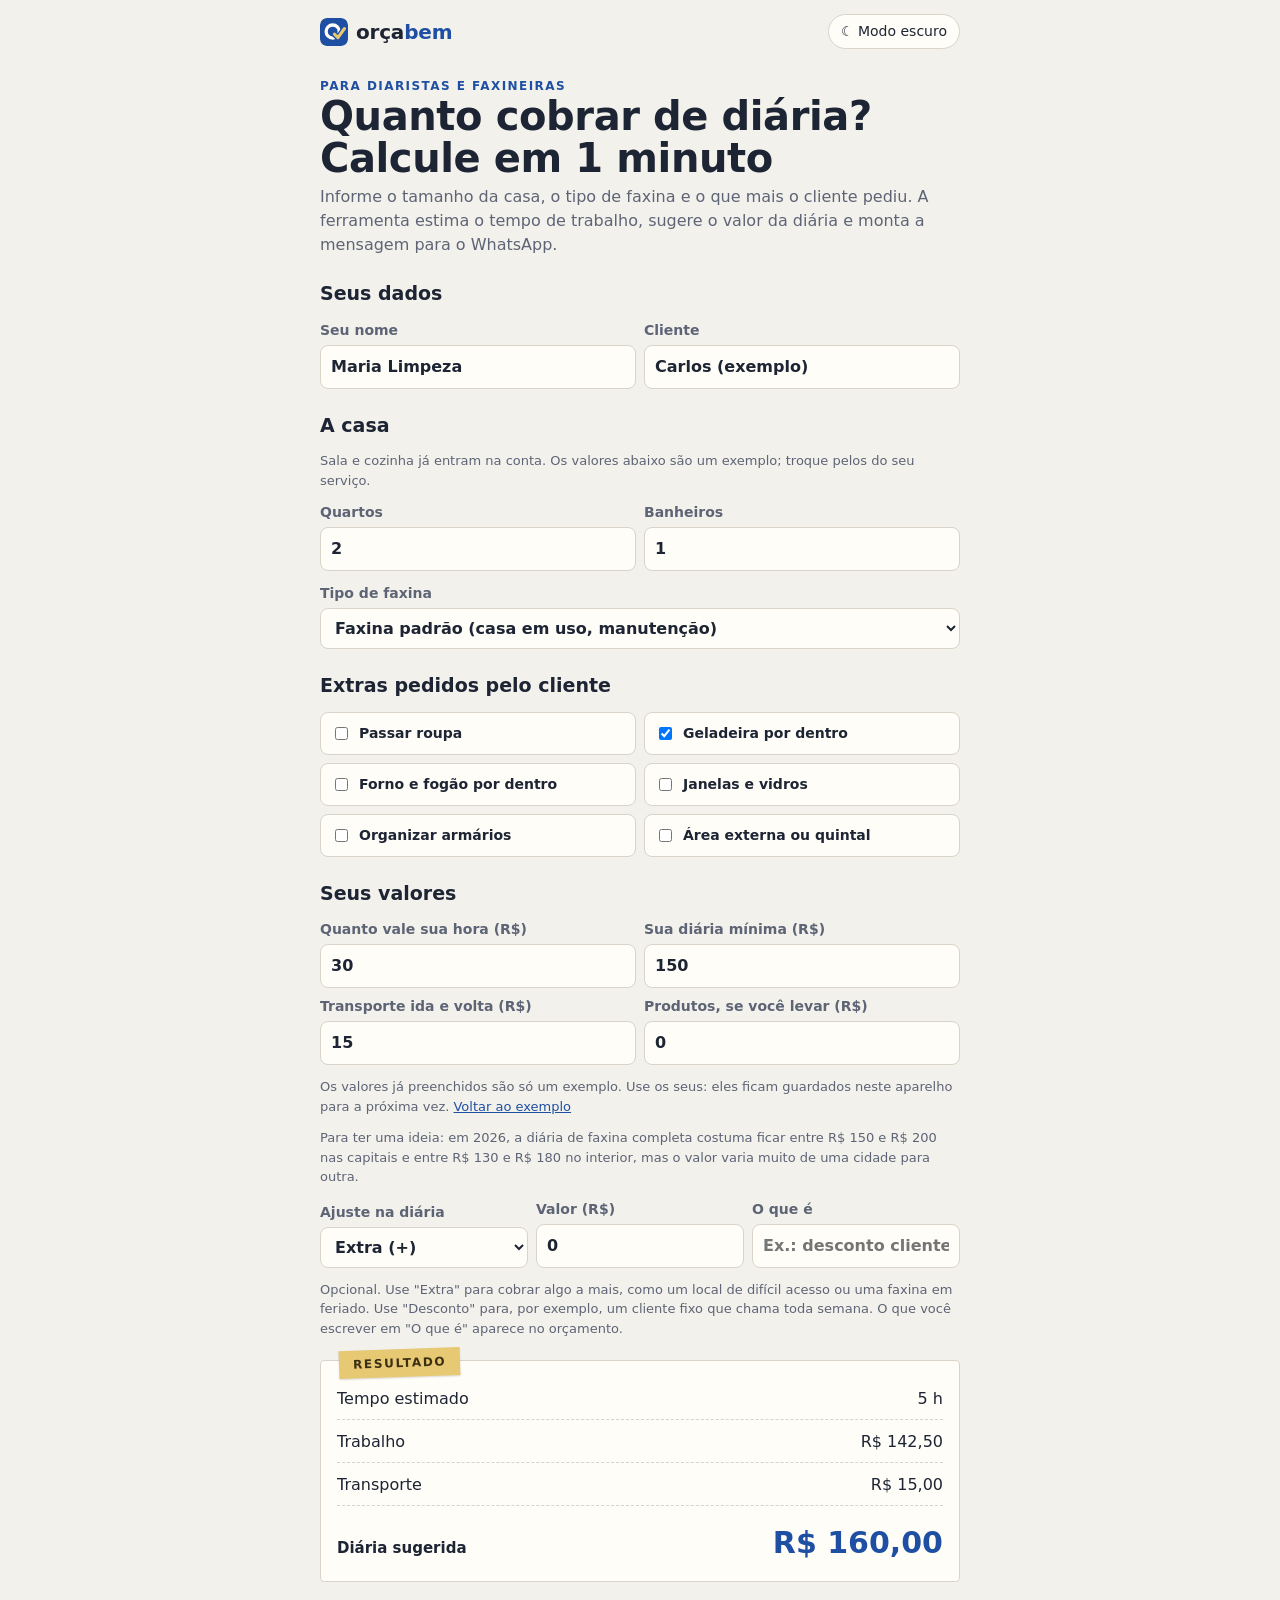
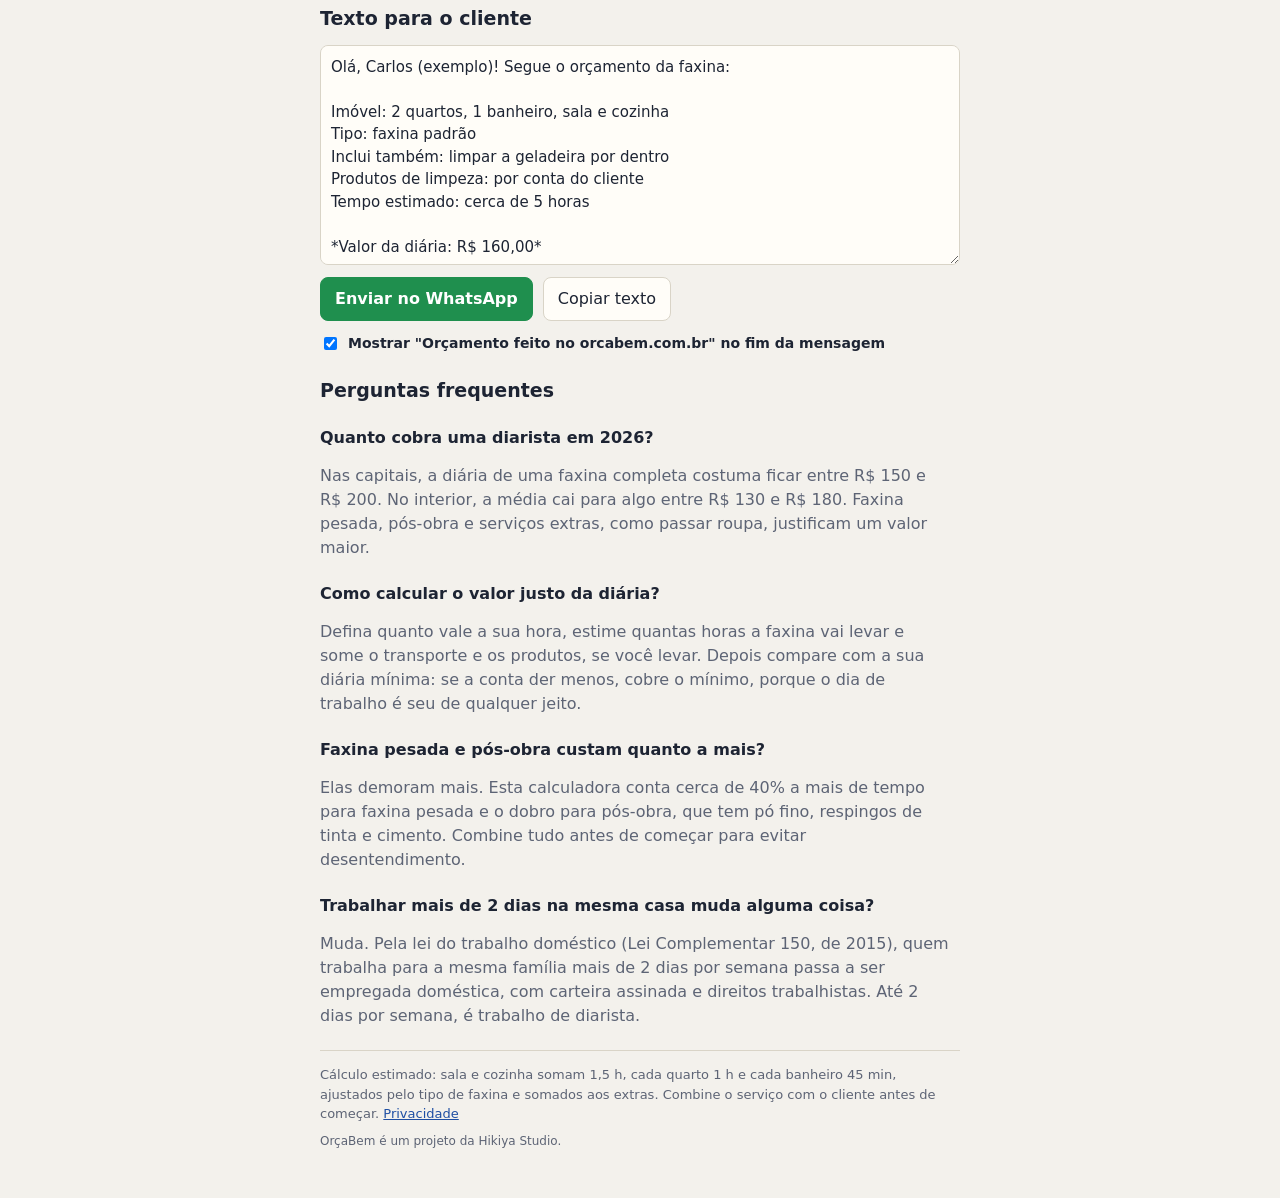
<file: quanto-cobrar-diarista/index.html>
<!doctype html>
<html lang="pt-BR">
<head>
<meta charset="utf-8">
<meta http-equiv="Content-Security-Policy" content="default-src 'self'; script-src 'self' https://gc.zgo.at; style-src 'self' 'unsafe-inline' https://fonts.googleapis.com; font-src https://fonts.gstatic.com; img-src 'self' data: https://marinogneto.goatcounter.com; connect-src 'self' https://marinogneto.goatcounter.com https://fonts.googleapis.com https://fonts.gstatic.com; manifest-src 'self'; worker-src 'self'; object-src 'none'; base-uri 'self'; form-action 'none'">
<meta name="viewport" content="width=device-width, initial-scale=1, viewport-fit=cover">
<title>Quanto cobrar de diária de diarista: calculadora grátis | OrçaBem</title>
<meta name="description" content="Calcule quanto cobrar de diária de faxina pelo tamanho da casa, tipo de limpeza, extras e transporte. Receba o orçamento pronto para mandar no WhatsApp.">
<link rel="icon" type="image/svg+xml" href="../favicon.svg">
<link rel="apple-touch-icon" href="../apple-touch-icon.png">
<link rel="manifest" href="../manifest.webmanifest">
<meta name="theme-color" content="#1f4fa3">
<link rel="canonical" href="https://orcabem.com.br/quanto-cobrar-diarista/">
<meta property="og:title" content="Quanto cobrar de diária de diarista | OrçaBem">
<meta property="og:description" content="Calcule a diária pela casa, tipo de faxina e extras, e mande o orçamento no WhatsApp.">
<meta property="og:type" content="website">
<meta property="og:url" content="https://orcabem.com.br/quanto-cobrar-diarista/">
<meta property="og:locale" content="pt_BR">
<meta property="og:image" content="https://orcabem.com.br/assets/previa-diarista.jpg">
<meta property="og:image:width" content="1200">
<meta property="og:image:height" content="630">
<meta property="og:image:alt" content="Calculadora de diária de diarista no OrçaBem">
<meta name="twitter:card" content="summary_large_image">
<link rel="preconnect" href="https://fonts.googleapis.com">
<link rel="preconnect" href="https://fonts.gstatic.com" crossorigin>
<link rel="stylesheet" href="https://fonts.googleapis.com/css2?family=Archivo:wght@500;700;800&family=Figtree:wght@400;600;700&display=swap">
<script type="application/ld+json">
{"@context":"https://schema.org","@type":"WebApplication","name":"Quanto cobrar de diária de diarista","url":"https://orcabem.com.br/quanto-cobrar-diarista/","applicationCategory":"BusinessApplication","operatingSystem":"Web","inLanguage":"pt-BR","offers":{"@type":"Offer","price":"0","priceCurrency":"BRL"}}
</script>
<script type="application/ld+json">
{"@context": "https://schema.org", "@type": "FAQPage", "mainEntity": [{"@type": "Question", "name": "Quanto cobra uma diarista em 2026?", "acceptedAnswer": {"@type": "Answer", "text": "Nas capitais, a diária de uma faxina completa costuma ficar entre R$ 150 e R$ 200. No interior, a média cai para algo entre R$ 130 e R$ 180. Faxina pesada, pós-obra e serviços extras, como passar roupa, justificam um valor maior."}}, {"@type": "Question", "name": "Como calcular o valor justo da diária?", "acceptedAnswer": {"@type": "Answer", "text": "Defina quanto vale a sua hora, estime quantas horas a faxina vai levar e some o transporte e os produtos, se você levar. Depois compare com a sua diária mínima: se a conta der menos, cobre o mínimo, porque o dia de trabalho é seu de qualquer jeito."}}, {"@type": "Question", "name": "Faxina pesada e pós-obra custam quanto a mais?", "acceptedAnswer": {"@type": "Answer", "text": "Elas demoram mais. Esta calculadora conta cerca de 40% a mais de tempo para faxina pesada e o dobro para pós-obra, que tem pó fino, respingos de tinta e cimento. Combine tudo antes de começar para evitar desentendimento."}}, {"@type": "Question", "name": "Trabalhar mais de 2 dias na mesma casa muda alguma coisa?", "acceptedAnswer": {"@type": "Answer", "text": "Muda. Pela lei do trabalho doméstico (Lei Complementar 150, de 2015), quem trabalha para a mesma família mais de 2 dias por semana passa a ser empregada doméstica, com carteira assinada e direitos trabalhistas. Até 2 dias por semana, é trabalho de diarista."}}]}
</script>
<script src="../assets/tema.js"></script>
<link rel="stylesheet" href="../assets/ferramenta.css">
</head>
<body>

<nav class="top"><a class="brand" href="../"><img src="../favicon.svg" alt="" width="28" height="28"><span class="name">orça<span>bem</span></span></a><div class="top-actions"><button class="install" id="instalar" type="button" hidden>Instalar app</button><button class="theme" id="tema" type="button">Modo</button></div></nav>
<div class="ios-tip" id="dica-ios" hidden><p>No iPhone: toque em <b>Compartilhar</b> (o quadrado com a seta) e depois em <b>Adicionar à Tela de Início</b>.</p></div>
<main class="wrap">
  <header>
    <div class="eyebrow">Para diaristas e faxineiras</div>
    <h1>Quanto cobrar de diária? Calcule em 1 minuto</h1>
    <p class="lede">Informe o tamanho da casa, o tipo de faxina e o que mais o cliente pediu. A ferramenta estima o tempo de trabalho, sugere o valor da diária e monta a mensagem para o WhatsApp.</p>
  </header>

  <section>
    <h2>Seus dados</h2>
    <div class="grid2">
      <label for="nome">Seu nome<input id="nome" value="Maria Limpeza"></label>
      <label for="cliente">Cliente<input id="cliente" value="Carlos (exemplo)"></label>
    </div>
  </section>

  <section>
    <h2>A casa</h2>
    <p class="hint">Sala e cozinha já entram na conta. Os valores abaixo são um exemplo; troque pelos do seu serviço.</p>
    <div class="grid2">
      <label for="quartos">Quartos<input id="quartos" type="number" min="0" max="10" value="2" inputmode="numeric"></label>
      <label for="banheiros">Banheiros<input id="banheiros" type="number" min="0" max="10" value="1" inputmode="numeric"></label>
    </div>
    <label for="tipo">Tipo de faxina
      <select id="tipo">
        <option value="1">Faxina padrão (casa em uso, manutenção)</option>
        <option value="1.4">Faxina pesada (muita sujeira ou muito tempo sem limpar)</option>
        <option value="1.3">Mudança (casa vazia, entrada ou saída)</option>
        <option value="2">Pós-obra (pó de obra, respingos de tinta e cimento)</option>
      </select>
    </label>
  </section>

  <section>
    <h2>Extras pedidos pelo cliente</h2>
    <div class="extras" id="extras">
      <label class="chk" for="x-roupa"><input id="x-roupa" type="checkbox" data-h="1.5" data-txt="passar roupa"> Passar roupa</label>
      <label class="chk" for="x-geladeira"><input id="x-geladeira" type="checkbox" data-h="0.5" data-txt="limpar a geladeira por dentro" checked> Geladeira por dentro</label>
      <label class="chk" for="x-forno"><input id="x-forno" type="checkbox" data-h="0.5" data-txt="limpar forno e fogão por dentro"> Forno e fogão por dentro</label>
      <label class="chk" for="x-janelas"><input id="x-janelas" type="checkbox" data-h="1" data-txt="limpar janelas e vidros"> Janelas e vidros</label>
      <label class="chk" for="x-armarios"><input id="x-armarios" type="checkbox" data-h="1" data-txt="organizar armários"> Organizar armários</label>
      <label class="chk" for="x-externa"><input id="x-externa" type="checkbox" data-h="1" data-txt="limpar área externa ou quintal"> Área externa ou quintal</label>
    </div>
  </section>

  <section>
    <h2>Seus valores</h2>
    <div class="grid2">
      <label for="hora">Quanto vale sua hora (R$)<input id="hora" type="text" value="30" inputmode="decimal" autocomplete="off" data-reais></label>
      <label for="minimo">Sua diária mínima (R$)<input id="minimo" type="text" value="150" inputmode="decimal" autocomplete="off" data-reais></label>
      <label for="transporte">Transporte ida e volta (R$)<input id="transporte" type="text" value="15" inputmode="decimal" autocomplete="off" data-reais></label>
      <label for="produtos">Produtos, se você levar (R$)<input id="produtos" type="text" value="0" inputmode="decimal" autocomplete="off" data-reais></label>
    </div>
    <p class="hint">Os valores já preenchidos são só um exemplo. Use os seus: eles ficam guardados neste aparelho para a próxima vez. <button class="link" id="limpar-valores" type="button">Voltar ao exemplo</button></p>
    <p class="hint">Para ter uma ideia: em 2026, a diária de faxina completa costuma ficar entre R$ 150 e R$ 200 nas capitais e entre R$ 130 e R$ 180 no interior, mas o valor varia muito de uma cidade para outra.</p>
    <div class="grid3 ajuste">
      <label for="ajusteTipo">Ajuste na diária
        <select id="ajusteTipo"><option value="1">Extra (+)</option><option value="-1">Desconto (−)</option></select>
      </label>
      <label for="ajuste">Valor (R$)<input id="ajuste" type="text" value="0" inputmode="decimal" autocomplete="off" data-reais></label>
      <label for="ajusteDesc">O que é<input id="ajusteDesc" placeholder="Ex.: desconto cliente fixo" maxlength="60"></label>
    </div>
    <p class="hint">Opcional. Use "Extra" para cobrar algo a mais, como um local de difícil acesso ou uma faxina em feriado. Use "Desconto" para, por exemplo, um cliente fixo que chama toda semana. O que você escrever em "O que é" aparece no orçamento.</p>
  </section>

  <div class="ticket" aria-live="polite">
    <div class="row"><span>Tempo estimado</span><span id="rTempo">–</span></div>
    <div class="row"><span>Trabalho</span><span id="rTrabalho">–</span></div>
    <div class="row"><span>Transporte</span><span id="rTransp">–</span></div>
    <div class="row" id="rowProd"><span>Produtos de limpeza</span><span id="rProd">–</span></div>
    <div class="row" id="rowAjuste"><span id="rAjusteDesc">Ajuste</span><span id="rAjuste">–</span></div>
    <div class="total"><b>Diária sugerida</b><span id="rTotal">–</span></div>
    <p class="hint" id="aviso" hidden></p>
  </div>

  <section>
    <h2>Texto para o cliente</h2>
    <textarea id="texto" aria-label="Texto do orçamento"></textarea>
    <div class="actions">
      <a class="btn-zap" id="zap" href="https://wa.me/" target="_blank" rel="noopener">Enviar no WhatsApp</a>
      <button id="copiar" type="button">Copiar texto</button>
      <span class="toast" id="toast" hidden>Copiado. É só colar no WhatsApp.</span>
    </div>
    <label class="chk" for="assinatura"><input id="assinatura" type="checkbox" checked> Mostrar "Orçamento feito no orcabem.com.br" no fim da mensagem</label>
  </section>

  <section class="faq">
    <h2>Perguntas frequentes</h2>
    <h3>Quanto cobra uma diarista em 2026?</h3>
    <p>Nas capitais, a diária de uma faxina completa costuma ficar entre R$ 150 e R$ 200. No interior, a média cai para algo entre R$ 130 e R$ 180. Faxina pesada, pós-obra e serviços extras, como passar roupa, justificam um valor maior.</p>
    <h3>Como calcular o valor justo da diária?</h3>
    <p>Defina quanto vale a sua hora, estime quantas horas a faxina vai levar e some o transporte e os produtos, se você levar. Depois compare com a sua diária mínima: se a conta der menos, cobre o mínimo, porque o dia de trabalho é seu de qualquer jeito.</p>
    <h3>Faxina pesada e pós-obra custam quanto a mais?</h3>
    <p>Elas demoram mais. Esta calculadora conta cerca de 40% a mais de tempo para faxina pesada e o dobro para pós-obra, que tem pó fino, respingos de tinta e cimento. Combine tudo antes de começar para evitar desentendimento.</p>
    <h3>Trabalhar mais de 2 dias na mesma casa muda alguma coisa?</h3>
    <p>Muda. Pela lei do trabalho doméstico (Lei Complementar 150, de 2015), quem trabalha para a mesma família mais de 2 dias por semana passa a ser empregada doméstica, com carteira assinada e direitos trabalhistas. Até 2 dias por semana, é trabalho de diarista.</p>
  </section>

  <footer>Cálculo estimado: sala e cozinha somam 1,5 h, cada quarto 1 h e cada banheiro 45 min, ajustados pelo tipo de faxina e somados aos extras. Combine o serviço com o cliente antes de começar. <a href="../privacidade/">Privacidade</a><span class="credito">OrçaBem é um projeto da Hikiya Studio.</span></footer>
</main>

<script src="../assets/app.js"></script>
<script src="calculo.js"></script>
<script data-goatcounter="https://marinogneto.goatcounter.com/count" async src="https://gc.zgo.at/count.js"></script>
</body>
</html>
</file>
<file: assets/ferramenta.css>
:root{
  --bg:#f3f1ec; --surface:#fffdf8; --fg:#1d2433; --muted:#5d6475; --line:#d9d4c7;
  --accent:#1f4fa3; --tape:#e7c873; --tape-fg:#3a2f12; --ok:#2f7a4c;
  --display:"Archivo",system-ui,sans-serif; --body:"Figtree",system-ui,sans-serif; --mono:"Archivo",system-ui,sans-serif;
}
@media (prefers-color-scheme: dark){:root:not([data-theme="light"]){
  --bg:#141821; --surface:#1c2230; --fg:#e8e6df; --muted:#a3a9b8; --line:#2f3747;
  --accent:#7ea6ec; --tape:#c9a94e; --tape-fg:#1d1708; --ok:#6cc08f; color-scheme:dark}}
:root[data-theme="dark"]{
  --bg:#141821; --surface:#1c2230; --fg:#e8e6df; --muted:#a3a9b8; --line:#2f3747;
  --accent:#7ea6ec; --tape:#c9a94e; --tape-fg:#1d1708; --ok:#6cc08f; color-scheme:dark}
html,body{margin:0}
[hidden]{display:none!important}
body{background:var(--bg);color:var(--fg);font-family:var(--body);font-size:16px;line-height:1.5}
.wrap{max-width:640px;margin:0 auto;padding-inline:16px;padding-block:28px 48px;display:grid;gap:22px}
h1{font-family:var(--display);font-weight:800;font-size:clamp(28px,7vw,40px);line-height:1.05;margin:0;text-wrap:balance;letter-spacing:-.01em}
.lede{color:var(--muted);margin:6px 0 0;max-width:60ch}
.eyebrow{font-family:var(--display);font-weight:700;font-size:12px;letter-spacing:.12em;text-transform:uppercase;color:var(--accent)}
section{display:grid;gap:12px}
h2{font-family:var(--display);font-weight:700;font-size:19px;margin:0}
label{display:grid;gap:4px;font-size:14px;font-weight:600;color:var(--muted);min-width:0}
input,select{font:inherit;font-size:16px;color:var(--fg);background:var(--surface);border:1px solid var(--line);border-radius:8px;padding:9px 10px;width:100%;box-sizing:border-box;font-variant-numeric:tabular-nums}
input:focus-visible,select:focus-visible,button:focus-visible{outline:2px solid var(--accent);outline-offset:2px}
.room{background:var(--surface);border:1px solid var(--line);border-radius:10px;padding:12px;display:grid;gap:10px}
.room-head{display:flex;gap:8px;align-items:center}
.room-head input{font-weight:700}
.grid3{display:grid;grid-template-columns:repeat(3,minmax(0,1fr));gap:8px}
.grid2{display:grid;grid-template-columns:repeat(2,minmax(0,1fr));gap:8px}
.chk{display:flex;gap:8px;align-items:center;font-size:14px;color:var(--fg)}
.chk input{width:auto}
button{font:inherit;cursor:pointer;border-radius:8px;border:1px solid var(--line);background:var(--surface);color:var(--fg);padding:9px 14px}
.btn-x{padding:6px 10px;color:var(--muted);flex:none}
.btn-add{border-style:dashed;color:var(--accent);font-weight:700}
.btn-main{background:var(--accent);border-color:var(--accent);color:var(--bg);font-weight:700}
.ticket{position:relative;background:var(--surface);border:1px solid var(--line);border-radius:4px;padding:26px 16px 16px;display:grid;gap:10px}
.ticket::before{content:"RESULTADO";position:absolute;top:-12px;left:18px;background:var(--tape);color:var(--tape-fg);font-family:var(--display);font-weight:700;font-size:12px;letter-spacing:.14em;padding:5px 14px;transform:rotate(-2deg);box-shadow:0 1px 2px rgba(0,0,0,.15)}
.row{display:flex;justify-content:space-between;gap:12px;border-bottom:1px dashed var(--line);padding-bottom:8px}
.row span:last-child{font-family:var(--mono);font-variant-numeric:tabular-nums;text-align:right}
.total{display:flex;justify-content:space-between;align-items:baseline;gap:12px;padding-top:4px}
.total b{font-family:var(--display);font-size:15px}
.total span{font-family:var(--mono);font-weight:800;font-variant-numeric:tabular-nums;font-size:clamp(24px,6vw,30px);color:var(--accent)}
.hint{font-size:13px;color:var(--muted);margin:0}
textarea{font:inherit;font-size:15px;width:100%;box-sizing:border-box;min-height:220px;background:var(--surface);color:var(--fg);border:1px solid var(--line);border-radius:8px;padding:10px;resize:vertical}
.btn-zap{display:inline-flex;align-items:center;gap:8px;background:#1f8f4e;border:1px solid #1f8f4e;color:#fff;font-weight:700;text-decoration:none;border-radius:8px;padding:9px 14px}
.btn-zap:focus-visible{outline:2px solid var(--accent);outline-offset:2px}
.actions{display:flex;gap:10px;align-items:center;flex-wrap:wrap}
.toast{color:var(--ok);font-size:14px}
footer{font-size:13px;color:var(--muted);border-top:1px solid var(--line);padding-top:14px}
@media (max-width:420px){.grid3{grid-template-columns:repeat(2,minmax(0,1fr))}}
.top{max-width:640px;margin:0 auto;padding-inline:16px;padding-block:14px 0;display:flex;justify-content:space-between;align-items:center}
.brand{font-family:var(--display);font-weight:800;font-size:20px;color:var(--fg);text-decoration:none;letter-spacing:-.01em}
.brand .name span{color:var(--accent)}
.theme{font:inherit;font-size:14px;cursor:pointer;background:var(--surface);color:var(--fg);border:1px solid var(--line);border-radius:999px;padding:6px 12px}
.theme:focus-visible{outline:2px solid var(--accent);outline-offset:2px}
.brand{display:inline-flex;align-items:center;gap:8px}
.brand img{width:28px;height:28px;border-radius:7px;flex:none}
.faq h3{font-family:var(--display);font-size:16px;margin:10px 0 2px}
.faq p{margin:0;color:var(--muted);max-width:62ch}
.top-actions{display:flex;gap:8px;align-items:center}
.install{font:inherit;font-size:14px;font-weight:700;cursor:pointer;background:var(--accent);color:var(--bg);border:1px solid var(--accent);border-radius:999px;padding:6px 12px}
.install:focus-visible{outline:2px solid var(--fg);outline-offset:2px}
.ios-tip{max-width:640px;margin:8px auto 0;padding-inline:16px;box-sizing:border-box}
.ios-tip p{margin:0;background:var(--surface);border:1px solid var(--line);border-radius:10px;padding:10px 12px;font-size:14px;color:var(--muted)}
.extras{display:grid;grid-template-columns:repeat(2,minmax(0,1fr));gap:8px}
.extras .chk{background:var(--surface);border:1px solid var(--line);border-radius:8px;padding:10px;min-width:0}
@media (max-width:420px){.extras{grid-template-columns:minmax(0,1fr)}}
.range{font-size:14px;color:var(--muted);text-align:right}
.link{font:inherit;font-size:inherit;background:none;border:0;padding:0;color:var(--accent);text-decoration:underline;cursor:pointer}
@media (max-width:420px){.ajuste{grid-template-columns:repeat(2,minmax(0,1fr))}.ajuste label:last-child{grid-column:1/-1}}
.itens{display:grid;gap:6px}
.itens-lista{display:grid;gap:6px}
.item{display:grid;grid-template-columns:minmax(0,1fr) 64px 92px;gap:8px;align-items:center;background:var(--surface);border:1px solid var(--line);border-radius:8px;padding:8px 10px}
.item input{padding:8px}
.item-nome{display:grid;gap:4px;justify-items:start;font-size:15px;font-weight:600;min-width:0;line-height:1.3}
.item-nome input{font-weight:700}
.item-nome .link{font-size:13px}
.item-cab{background:none;border:0;padding-block:0;font-size:13px;font-weight:600;color:var(--muted)}
#rItens{display:grid;gap:10px}
#rItens:empty{display:none}
.grid2>label,.grid3>label{align-content:end}
.texto section p{margin:0;max-width:62ch}
.texto .trust{display:grid;gap:6px;margin:0;padding:0;list-style:none;color:var(--fg)}
.texto .trust li::before{content:"✓ ";color:var(--accent);font-weight:700}
footer a{color:var(--accent)}
.lista-links{display:grid;gap:8px}
.lista-links a{display:block;background:var(--surface);border:1px solid var(--line);border-radius:10px;padding:14px 16px;color:var(--fg);font-family:var(--display);font-weight:700;font-size:17px;text-decoration:none}
.lista-links a:hover,.lista-links a:focus-visible{border-color:var(--accent);outline:none}
.btn-voltar{display:inline-block;background:var(--accent);color:var(--bg);font-weight:700;text-decoration:none;border-radius:8px;padding:10px 16px}
.credito{display:block;margin-top:8px;font-size:12px}
</file>
